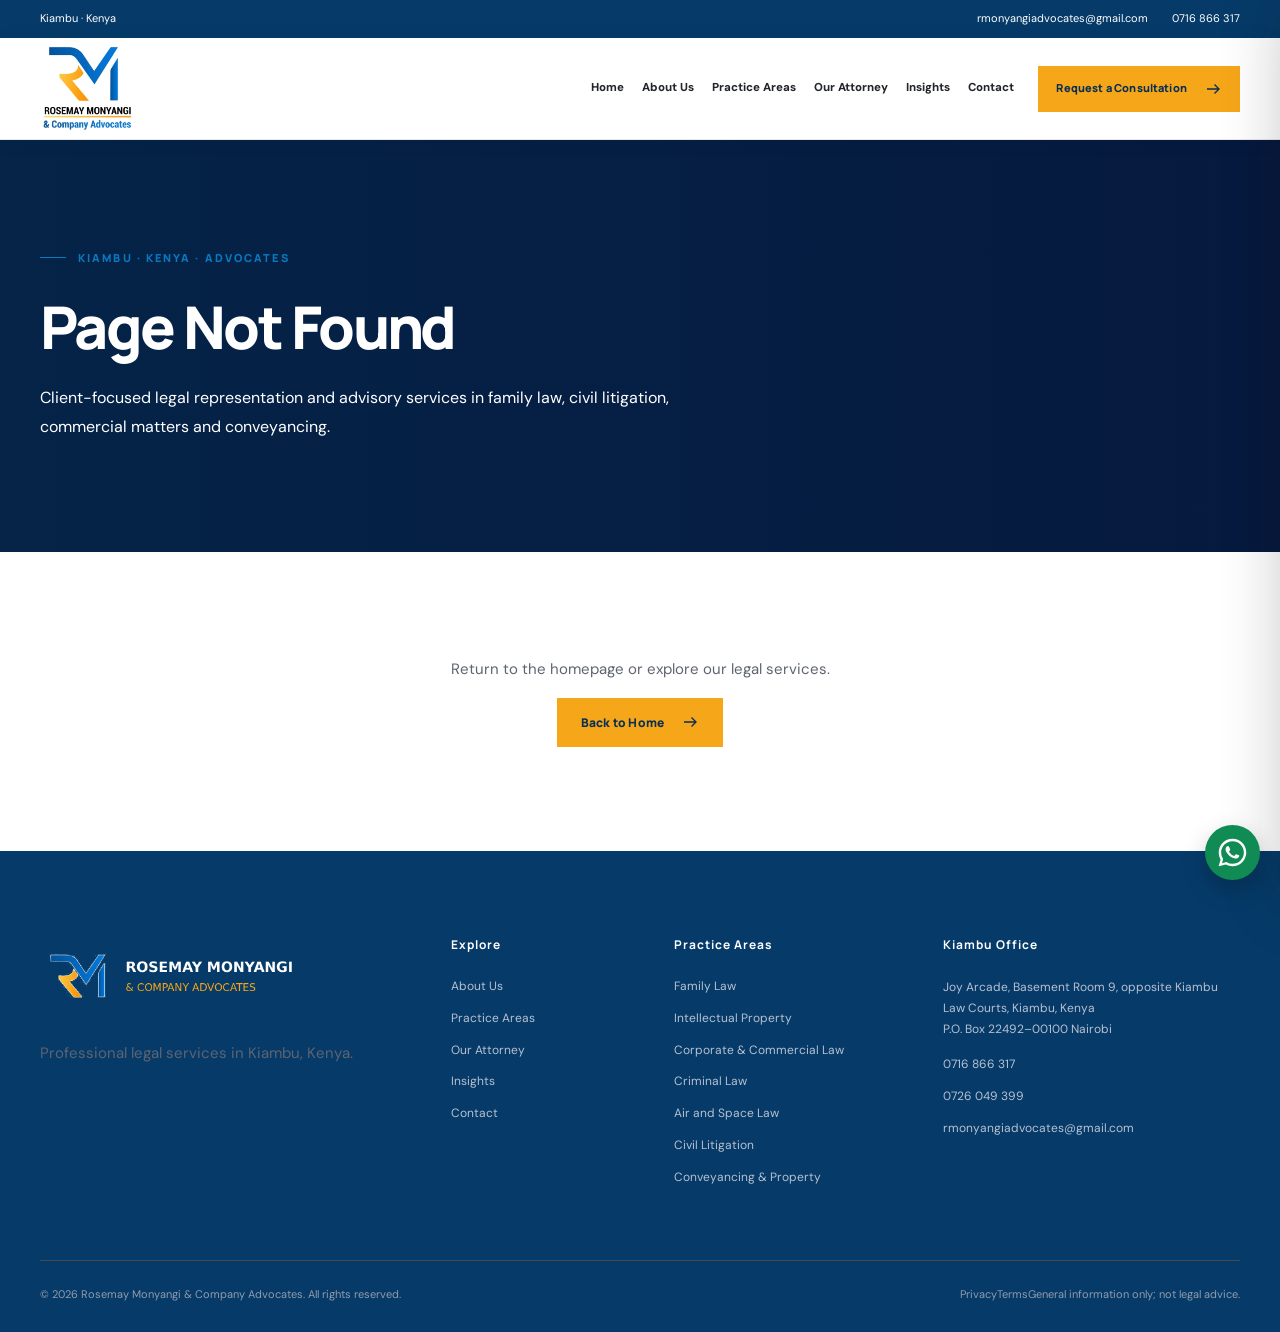
<file: 404/index.html>
<!DOCTYPE html>

<html lang="en-KE"><head><meta charset="utf-8"/><meta content="width=device-width,initial-scale=1" name="viewport"/><meta content="#064776" name="theme-color"/><title>Rosemay Monyangi &amp; Company Advocates | Page Not Found</title><meta content="Rosemay Monyangi &amp; Company Advocates provides legal services in Kiambu, Kenya, including family law, corporate law, litigation, intellectual property, conveyancing and criminal law." name="description"/><meta content="noindex,follow,max-image-preview:large" name="robots"/><link href="https://rosemay-monyangi-advocates.vercel.app/404/" rel="canonical"/><meta content="Rosemay Monyangi &amp; Company Advocates | Page Not Found" property="og:title"/><meta content="Rosemay Monyangi &amp; Company Advocates provides legal services in Kiambu, Kenya, including family law, corporate law, litigation, intellectual property, conveyancing and criminal law." property="og:description"/><meta content="website" property="og:type"/><meta content="https://rosemay-monyangi-advocates.vercel.app/404/" property="og:url"/><meta content="https://rosemay-monyangi-advocates.vercel.app/assets/rosemay-social-preview.jpg" property="og:image"/><meta content="summary_large_image" name="twitter:card"/><link href="/assets/favicon.png" rel="icon" type="image/png"/><link href="https://images.pexels.com" rel="preconnect"/><link href="https://fonts.googleapis.com" rel="preconnect"/><link crossorigin="" href="https://fonts.gstatic.com" rel="preconnect"/><link href="/assets/site.css" rel="stylesheet"/><script defer="" src="/assets/site.js"></script><script type="application/ld+json">{"@context": "https://schema.org", "@type": "LegalService", "name": "Rosemay Monyangi & Company Advocates", "url": "https://rosemay-monyangi-advocates.vercel.app", "telephone": "+254716866317", "email": "rmonyangiadvocates@gmail.com", "address": {"@type": "PostalAddress", "streetAddress": "Joy Arcade, Basement Room 9, opposite Kiambu Law Courts", "addressLocality": "Kiambu", "addressCountry": "KE"}, "areaServed": "Kenya"}</script><meta content="1200" property="og:image:width"/><meta content="630" property="og:image:height"/><meta content="Rosemay Monyangi &amp; Company Advocates logo and advocate portrait" property="og:image:alt"/><meta content="https://rosemay-monyangi-advocates.vercel.app/assets/rosemay-social-preview.jpg" name="twitter:image"/><meta content="Rosemay Monyangi &amp; Company Advocates | Page Not Found" name="twitter:title"/><meta content="Rosemay Monyangi &amp; Company Advocates provides legal services in Kiambu, Kenya, including family law, corporate law, litigation, intellectual property, conveyancing and criminal law." name="twitter:description"/></head><body><a class="skip-link" href="#main">Skip to content</a>
<div class="topbar"><div class="container topbar-inner"><span class="topbar-address">Kiambu · Kenya</span><div class="topbar-links"><a href="mailto:rmonyangiadvocates@gmail.com">rmonyangiadvocates@gmail.com</a><a href="tel:+254716866317">0716 866 317</a></div></div></div>
<header class="nav-shell"><div class="container nav-inner"><a aria-label="Rosemay Monyangi &amp; Company Advocates homepage" class="brand" href="/"><img alt="Rosemay Monyangi &amp; Company Advocates logo" height="76" src="/assets/rosemay-logo-transparent.png" width="100"/></a><nav aria-label="Main navigation" class="nav-links"><a class="nav-link" href="/">Home</a><a class="nav-link" href="/about/">About Us</a><a class="nav-link" href="/practice-areas/">Practice Areas</a><a class="nav-link" href="/our-attorney/">Our Attorney</a><a class="nav-link" href="/insights/">Insights</a><a class="nav-link" href="/contact/">Contact</a></nav><a class="btn btn-gold nav-cta" href="/contact/">Request a Consultation <svg aria-hidden="true" fill="none" height="18" stroke="currentColor" stroke-width="1.8" viewbox="0 0 24 24" width="18" xmlns="http://www.w3.org/2000/svg"><path d="M4 12h16m-6-6 6 6-6 6"></path></svg></a><button aria-controls="mobile-panel" aria-expanded="false" aria-label="Open navigation" class="menu-open" data-mobile-open="" type="button">☰</button></div></header>
<div class="mobile-backdrop" id="mobile-backdrop"></div><nav aria-hidden="true" aria-label="Mobile navigation" class="mobile-panel" id="mobile-panel" inert=""><div class="mobile-head"><img alt="Rosemay Monyangi &amp; Company Advocates logo" height="76" src="/assets/rosemay-logo-transparent.png" width="100"/><button aria-label="Close navigation" data-mobile-close="" type="button">×</button></div><div class="mobile-links"><a href="/">Home</a><a href="/about/">About Us</a><a href="/practice-areas/">Practice Areas</a><a href="/our-attorney/">Our Attorney</a><a href="/insights/">Insights</a><a href="/contact/">Contact</a></div><a class="btn btn-gold mobile-cta" href="/contact/">Contact the Firm <svg aria-hidden="true" fill="none" height="18" stroke="currentColor" stroke-width="1.8" viewbox="0 0 24 24" width="18" xmlns="http://www.w3.org/2000/svg"><path d="M4 12h16m-6-6 6 6-6 6"></path></svg></a></nav>
<main id="main"><section class="page-hero" style="--page-hero-image:url('https://images.pexels.com/photos/8112199/pexels-photo-8112199.jpeg?auto=compress&cs=tinysrgb&w=1800')"><div class="container"><span class="eyebrow eyebrow-light">KIAMBU · KENYA · ADVOCATES</span><h1>Page Not Found</h1><p>Client-focused legal representation and advisory services in family law, civil litigation, commercial matters and conveyancing.</p></div></section><section class="section"><div class="container"><div class="centered"><p>Return to the homepage or explore our legal services.</p><a class="btn btn-gold" href="/">Back to Home <svg aria-hidden="true" fill="none" height="18" stroke="currentColor" stroke-width="1.8" viewbox="0 0 24 24" width="18" xmlns="http://www.w3.org/2000/svg"><path d="M4 12h16m-6-6 6 6-6 6"></path></svg></a></div></div></section></main>
<footer class="site-footer"><div class="container"><div class="footer-grid"><div><a class="footer-logo" href="/"><img alt="Rosemay Monyangi &amp; Company Advocates logo" height="190" loading="lazy" src="/assets/rosemay-logo-footer.png" width="350"/></a><p>Professional legal services in Kiambu, Kenya.</p></div><div><h3>Explore</h3><div class="footer-links"><a href="/about/">About Us</a><a href="/practice-areas/">Practice Areas</a><a href="/our-attorney/">Our Attorney</a><a href="/insights/">Insights</a><a href="/contact/">Contact</a></div></div><div><h3>Practice Areas</h3><div class="footer-links"><a href="/practice-areas/#family-law">Family Law</a><a href="/practice-areas/#intellectual-property">Intellectual Property</a><a href="/practice-areas/#corporate-law">Corporate &amp; Commercial Law</a><a href="/practice-areas/#criminal-law">Criminal Law</a><a href="/practice-areas/#air-space-law">Air and Space Law</a><a href="/practice-areas/#litigation">Civil Litigation</a><a href="/practice-areas/#conveyancing">Conveyancing &amp; Property</a></div></div><div class="footer-location"><h3>Kiambu Office</h3><address>Joy Arcade, Basement Room 9, opposite Kiambu Law Courts, Kiambu, Kenya<br/>P.O. Box 22492–00100 Nairobi</address><div class="footer-links" style="margin-top:15px"><a href="tel:+254716866317">0716 866 317</a><a href="tel:+254726049399">0726 049 399</a><a href="mailto:rmonyangiadvocates@gmail.com">rmonyangiadvocates@gmail.com</a></div></div></div><div class="footer-bottom"><span>© 2026 Rosemay Monyangi &amp; Company Advocates. All rights reserved.</span><span class="footer-legal"><a href="/privacy/">Privacy</a><a href="/terms/">Terms</a><span>General information only; not legal advice.</span></span></div></div></footer>
<a aria-label="WhatsApp Rosemay Monyangi &amp; Company Advocates" class="floating-whatsapp" href="https://wa.me/254716866317?text=Hello%2C%20I%20would%20like%20to%20enquire%20about%20legal%20services." rel="noopener noreferrer" target="_blank" title="WhatsApp Rosemay Monyangi &amp; Company Advocates"><svg aria-hidden="true" viewbox="0 0 32 32" xmlns="http://www.w3.org/2000/svg"><path d="M16 .8C7.61.8.8 7.59.8 15.98c0 2.69.7 5.31 2.03 7.62L.7 31.3l7.91-2.08a15.15 15.15 0 0 0 7.37 1.88h.01c8.38 0 15.2-6.82 15.2-15.2 0-4.06-1.58-7.88-4.46-10.76A15.07 15.07 0 0 0 16 .8Zm0 27.73a12.54 12.54 0 0 1-6.39-1.75l-.46-.27-4.7 1.23 1.25-4.58-.3-.47a12.5 12.5 0 0 1-1.93-6.7C3.47 9.08 9.08 3.47 16 3.47a12.45 12.45 0 0 1 8.87 3.68 12.48 12.48 0 0 1 3.67 8.86c0 6.91-5.62 12.52-12.54 12.52Zm6.88-9.38c-.38-.19-2.23-1.1-2.58-1.23-.34-.13-.59-.19-.84.19s-.96 1.23-1.18 1.49-.44.29-.82.1a10.32 10.32 0 0 1-3.04-1.88 11.39 11.39 0 0 1-2.1-2.61c-.22-.38-.02-.58.16-.77.17-.17.38-.44.57-.66s.25-.38.38-.63.06-.47-.03-.66c-.1-.19-.85-2.04-1.16-2.8-.3-.74-.61-.64-.84-.65l-.71-.01c-.25 0-.66.1-1.01.47-.34.38-1.32 1.29-1.32 3.13s1.35 3.62 1.53 3.87a14.37 14.37 0 0 0 5.51 4.89c1.03.45 1.84.72 2.48.93 1.04.33 1.98.29 2.72.18.83-.13 2.23-.91 2.55-1.79.31-.88.31-1.64.22-1.8-.09-.16-.34-.25-.72-.44Z" fill="currentColor"></path></svg><span aria-hidden="true" class="whatsapp-tooltip">WhatsApp Us</span></a><button aria-label="Back to top" class="scroll-top" title="Back to top" type="button">↑</button></body></html>
</file>
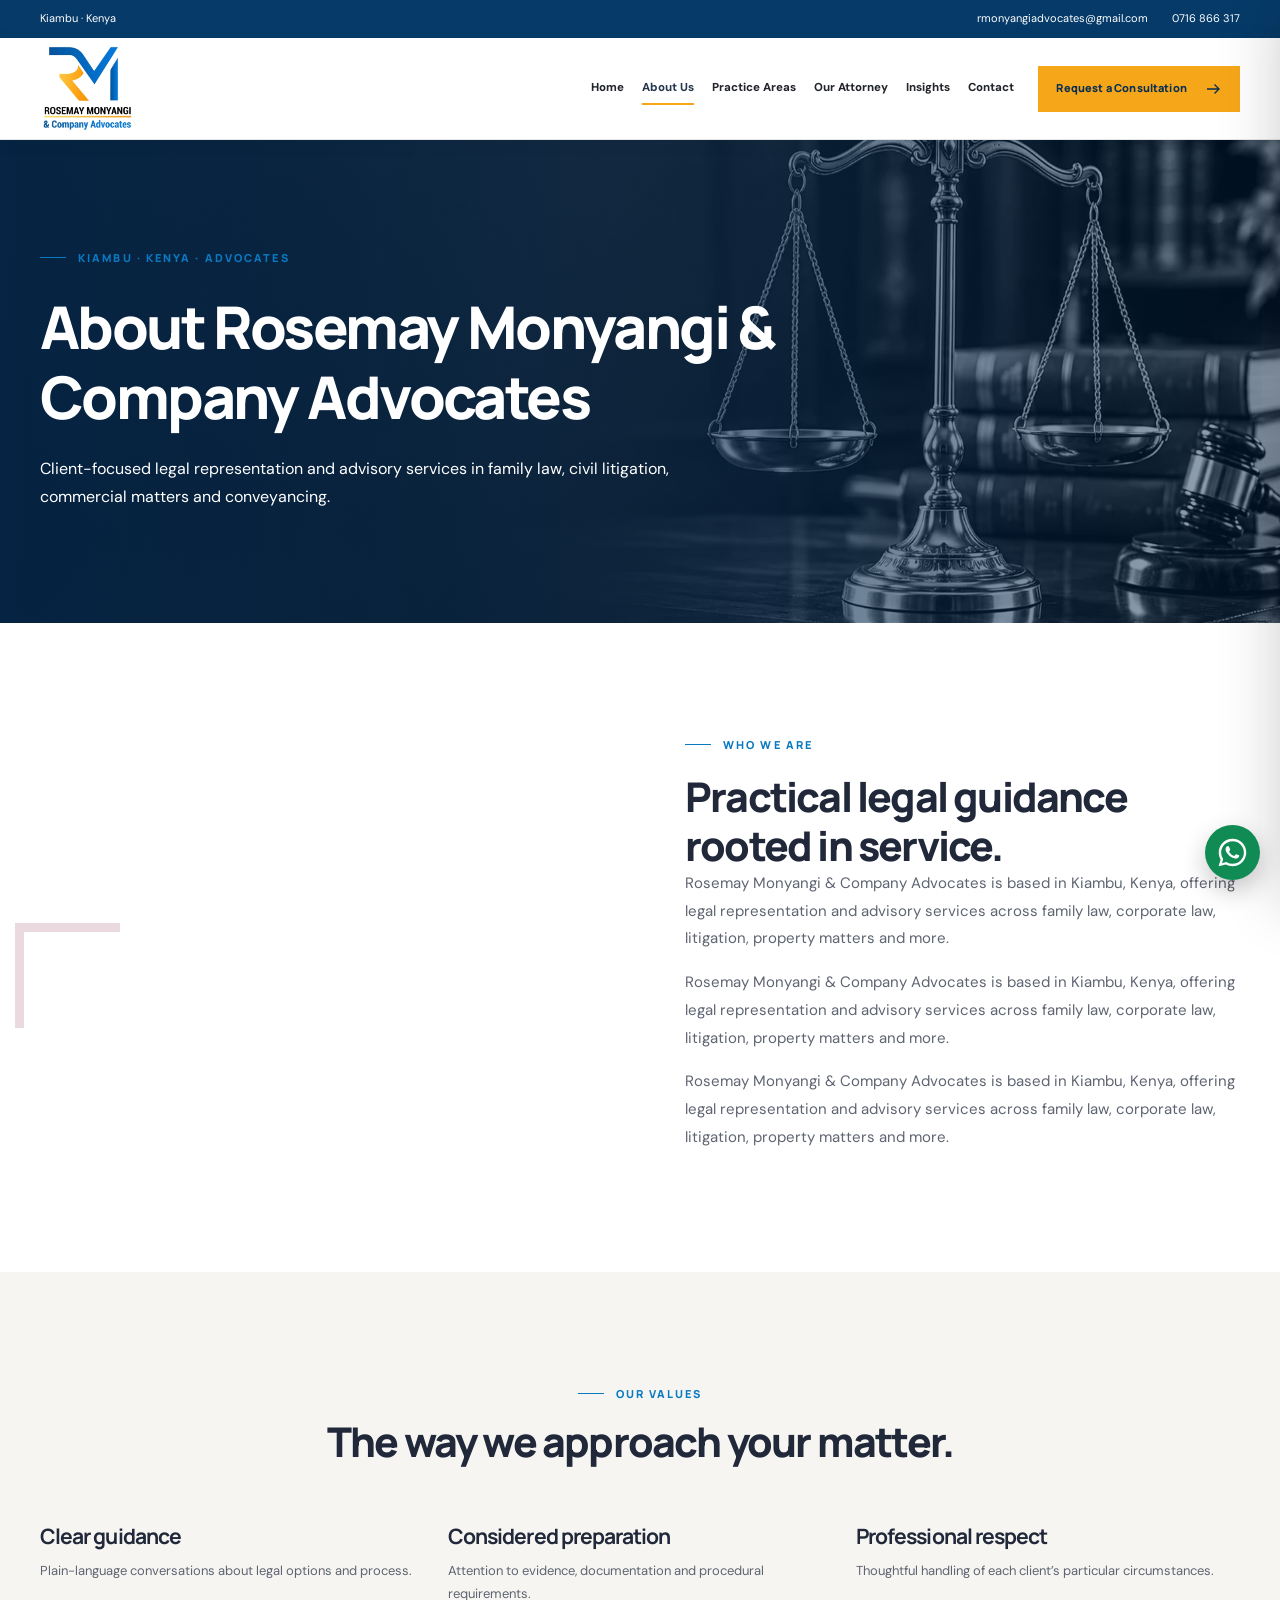
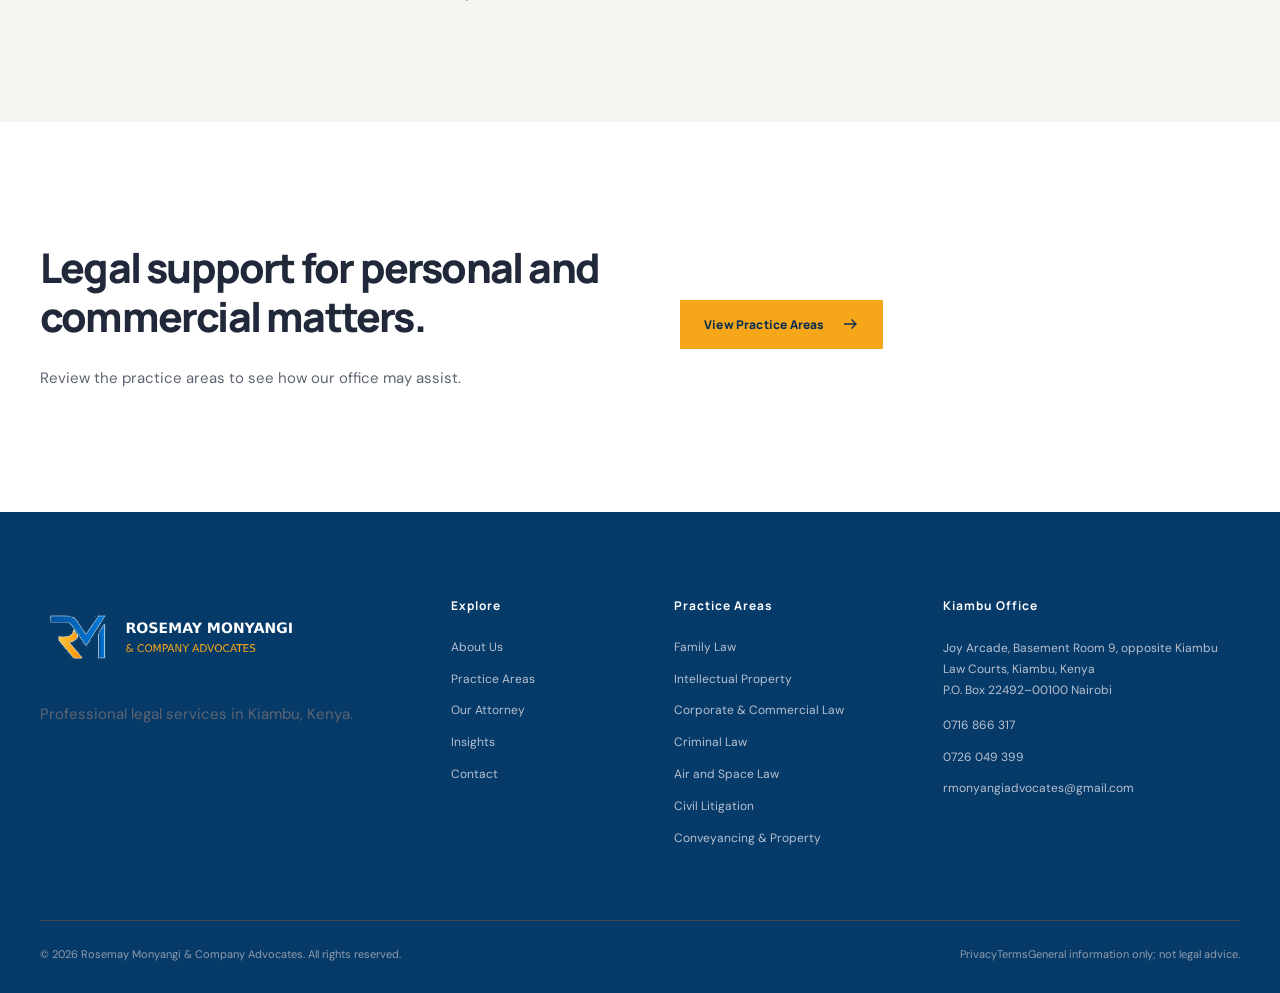
<file: about/index.html>
<!DOCTYPE html>

<html lang="en-KE"><head><meta charset="utf-8"/><meta content="width=device-width,initial-scale=1" name="viewport"/><meta content="#064776" name="theme-color"/><title>Rosemay Monyangi &amp; Company Advocates | About Us</title><meta content="Rosemay Monyangi &amp; Company Advocates provides legal services in Kiambu, Kenya, including family law, corporate law, litigation, intellectual property, conveyancing and criminal law." name="description"/><meta content="noindex,follow,max-image-preview:large" name="robots"/><link href="https://rosemay-monyangi-advocates.vercel.app/about/" rel="canonical"/><meta content="Rosemay Monyangi &amp; Company Advocates | About Us" property="og:title"/><meta content="Rosemay Monyangi &amp; Company Advocates provides legal services in Kiambu, Kenya, including family law, corporate law, litigation, intellectual property, conveyancing and criminal law." property="og:description"/><meta content="website" property="og:type"/><meta content="https://rosemay-monyangi-advocates.vercel.app/about/" property="og:url"/><meta content="https://rosemay-monyangi-advocates.vercel.app/assets/rosemay-social-preview.jpg" property="og:image"/><meta content="summary_large_image" name="twitter:card"/><link href="/assets/favicon.png" rel="icon" type="image/png"/><link href="https://images.pexels.com" rel="preconnect"/><link href="https://fonts.googleapis.com" rel="preconnect"/><link crossorigin="" href="https://fonts.gstatic.com" rel="preconnect"/><link href="/assets/site.css" rel="stylesheet"/><script defer="" src="/assets/site.js"></script><script type="application/ld+json">{"@context": "https://schema.org", "@type": "LegalService", "name": "Rosemay Monyangi & Company Advocates", "url": "https://rosemay-monyangi-advocates.vercel.app", "telephone": "+254716866317", "email": "rmonyangiadvocates@gmail.com", "address": {"@type": "PostalAddress", "streetAddress": "Joy Arcade, Basement Room 9, opposite Kiambu Law Courts", "addressLocality": "Kiambu", "addressCountry": "KE"}, "areaServed": "Kenya"}</script><meta content="1200" property="og:image:width"/><meta content="630" property="og:image:height"/><meta content="Rosemay Monyangi &amp; Company Advocates logo and advocate portrait" property="og:image:alt"/><meta content="https://rosemay-monyangi-advocates.vercel.app/assets/rosemay-social-preview.jpg" name="twitter:image"/><meta content="Rosemay Monyangi &amp; Company Advocates | About Us" name="twitter:title"/><meta content="Rosemay Monyangi &amp; Company Advocates provides legal services in Kiambu, Kenya, including family law, corporate law, litigation, intellectual property, conveyancing and criminal law." name="twitter:description"/></head><body><a class="skip-link" href="#main">Skip to content</a>
<div class="topbar"><div class="container topbar-inner"><span class="topbar-address">Kiambu · Kenya</span><div class="topbar-links"><a href="mailto:rmonyangiadvocates@gmail.com">rmonyangiadvocates@gmail.com</a><a href="tel:+254716866317">0716 866 317</a></div></div></div>
<header class="nav-shell"><div class="container nav-inner"><a aria-label="Rosemay Monyangi &amp; Company Advocates homepage" class="brand" href="/"><img alt="Rosemay Monyangi &amp; Company Advocates logo" height="76" src="/assets/rosemay-logo-transparent.png" width="100"/></a><nav aria-label="Main navigation" class="nav-links"><a class="nav-link" href="/">Home</a><a aria-current="page" class="nav-link active" href="/about/">About Us</a><a class="nav-link" href="/practice-areas/">Practice Areas</a><a class="nav-link" href="/our-attorney/">Our Attorney</a><a class="nav-link" href="/insights/">Insights</a><a class="nav-link" href="/contact/">Contact</a></nav><a class="btn btn-gold nav-cta" href="/contact/">Request a Consultation <svg aria-hidden="true" fill="none" height="18" stroke="currentColor" stroke-width="1.8" viewbox="0 0 24 24" width="18" xmlns="http://www.w3.org/2000/svg"><path d="M4 12h16m-6-6 6 6-6 6"></path></svg></a><button aria-controls="mobile-panel" aria-expanded="false" aria-label="Open navigation" class="menu-open" data-mobile-open="" type="button">☰</button></div></header>
<div class="mobile-backdrop" id="mobile-backdrop"></div><nav aria-hidden="true" aria-label="Mobile navigation" class="mobile-panel" id="mobile-panel" inert=""><div class="mobile-head"><img alt="Rosemay Monyangi &amp; Company Advocates logo" height="76" src="/assets/rosemay-logo-transparent.png" width="100"/><button aria-label="Close navigation" data-mobile-close="" type="button">×</button></div><div class="mobile-links"><a href="/">Home</a><a href="/about/">About Us</a><a href="/practice-areas/">Practice Areas</a><a href="/our-attorney/">Our Attorney</a><a href="/insights/">Insights</a><a href="/contact/">Contact</a></div><a class="btn btn-gold mobile-cta" href="/contact/">Contact the Firm <svg aria-hidden="true" fill="none" height="18" stroke="currentColor" stroke-width="1.8" viewbox="0 0 24 24" width="18" xmlns="http://www.w3.org/2000/svg"><path d="M4 12h16m-6-6 6 6-6 6"></path></svg></a></nav>
<main id="main"><section class="page-hero" style="--page-hero-image:url('/assets/hero-about-unique.webp')"><div class="container"><span class="eyebrow eyebrow-light">KIAMBU · KENYA · ADVOCATES</span><h1>About Rosemay Monyangi &amp; Company Advocates</h1><p>Client-focused legal representation and advisory services in family law, civil litigation, commercial matters and conveyancing.</p></div></section><section class="section"><div class="container"><div class="intro-grid"><div class="intro-picture"></div><div class="intro-copy"><span class="eyebrow">WHO WE ARE</span><h2>Practical legal guidance rooted in service.</h2><p>Rosemay Monyangi &amp; Company Advocates is based in Kiambu, Kenya, offering legal representation and advisory services across family law, corporate law, litigation, property matters and more.</p><p>Rosemay Monyangi &amp; Company Advocates is based in Kiambu, Kenya, offering legal representation and advisory services across family law, corporate law, litigation, property matters and more.</p><p>Rosemay Monyangi &amp; Company Advocates is based in Kiambu, Kenya, offering legal representation and advisory services across family law, corporate law, litigation, property matters and more.</p></div></div></div></section><section class="section cream"><div class="container"><div class="section-heading centered"><span class="eyebrow">OUR VALUES</span><h2>The way we approach your matter.</h2><p></p></div><div class="three-values"><div><h3>Clear guidance</h3><p>Plain-language conversations about legal options and process.</p></div><div><h3>Considered preparation</h3><p>Attention to evidence, documentation and procedural requirements.</p></div><div><h3>Professional respect</h3><p>Thoughtful handling of each client’s particular circumstances.</p></div></div></div></section><section class="section"><div class="container"><div class="two-column"><div><h2>Legal support for personal and commercial matters.</h2><p>Review the practice areas to see how our office may assist.</p></div><div><a class="btn btn-gold" href="/practice-areas/">View Practice Areas <svg aria-hidden="true" fill="none" height="18" stroke="currentColor" stroke-width="1.8" viewbox="0 0 24 24" width="18" xmlns="http://www.w3.org/2000/svg"><path d="M4 12h16m-6-6 6 6-6 6"></path></svg></a></div></div></div></section></main>
<footer class="site-footer"><div class="container"><div class="footer-grid"><div><a class="footer-logo" href="/"><img alt="Rosemay Monyangi &amp; Company Advocates logo" height="190" loading="lazy" src="/assets/rosemay-logo-footer.png" width="350"/></a><p>Professional legal services in Kiambu, Kenya.</p></div><div><h3>Explore</h3><div class="footer-links"><a href="/about/">About Us</a><a href="/practice-areas/">Practice Areas</a><a href="/our-attorney/">Our Attorney</a><a href="/insights/">Insights</a><a href="/contact/">Contact</a></div></div><div><h3>Practice Areas</h3><div class="footer-links"><a href="/practice-areas/#family-law">Family Law</a><a href="/practice-areas/#intellectual-property">Intellectual Property</a><a href="/practice-areas/#corporate-law">Corporate &amp; Commercial Law</a><a href="/practice-areas/#criminal-law">Criminal Law</a><a href="/practice-areas/#air-space-law">Air and Space Law</a><a href="/practice-areas/#litigation">Civil Litigation</a><a href="/practice-areas/#conveyancing">Conveyancing &amp; Property</a></div></div><div class="footer-location"><h3>Kiambu Office</h3><address>Joy Arcade, Basement Room 9, opposite Kiambu Law Courts, Kiambu, Kenya<br/>P.O. Box 22492–00100 Nairobi</address><div class="footer-links" style="margin-top:15px"><a href="tel:+254716866317">0716 866 317</a><a href="tel:+254726049399">0726 049 399</a><a href="mailto:rmonyangiadvocates@gmail.com">rmonyangiadvocates@gmail.com</a></div></div></div><div class="footer-bottom"><span>© 2026 Rosemay Monyangi &amp; Company Advocates. All rights reserved.</span><span class="footer-legal"><a href="/privacy/">Privacy</a><a href="/terms/">Terms</a><span>General information only; not legal advice.</span></span></div></div></footer>
<a aria-label="WhatsApp Rosemay Monyangi &amp; Company Advocates" class="floating-whatsapp" href="https://wa.me/254716866317?text=Hello%2C%20I%20would%20like%20to%20enquire%20about%20legal%20services." rel="noopener noreferrer" target="_blank" title="WhatsApp Rosemay Monyangi &amp; Company Advocates"><svg aria-hidden="true" viewbox="0 0 32 32" xmlns="http://www.w3.org/2000/svg"><path d="M16 .8C7.61.8.8 7.59.8 15.98c0 2.69.7 5.31 2.03 7.62L.7 31.3l7.91-2.08a15.15 15.15 0 0 0 7.37 1.88h.01c8.38 0 15.2-6.82 15.2-15.2 0-4.06-1.58-7.88-4.46-10.76A15.07 15.07 0 0 0 16 .8Zm0 27.73a12.54 12.54 0 0 1-6.39-1.75l-.46-.27-4.7 1.23 1.25-4.58-.3-.47a12.5 12.5 0 0 1-1.93-6.7C3.47 9.08 9.08 3.47 16 3.47a12.45 12.45 0 0 1 8.87 3.68 12.48 12.48 0 0 1 3.67 8.86c0 6.91-5.62 12.52-12.54 12.52Zm6.88-9.38c-.38-.19-2.23-1.1-2.58-1.23-.34-.13-.59-.19-.84.19s-.96 1.23-1.18 1.49-.44.29-.82.1a10.32 10.32 0 0 1-3.04-1.88 11.39 11.39 0 0 1-2.1-2.61c-.22-.38-.02-.58.16-.77.17-.17.38-.44.57-.66s.25-.38.38-.63.06-.47-.03-.66c-.1-.19-.85-2.04-1.16-2.8-.3-.74-.61-.64-.84-.65l-.71-.01c-.25 0-.66.1-1.01.47-.34.38-1.32 1.29-1.32 3.13s1.35 3.62 1.53 3.87a14.37 14.37 0 0 0 5.51 4.89c1.03.45 1.84.72 2.48.93 1.04.33 1.98.29 2.72.18.83-.13 2.23-.91 2.55-1.79.31-.88.31-1.64.22-1.8-.09-.16-.34-.25-.72-.44Z" fill="currentColor"></path></svg><span aria-hidden="true" class="whatsapp-tooltip">WhatsApp Us</span></a><button aria-label="Back to top" class="scroll-top" title="Back to top" type="button">↑</button></body></html>
</file>
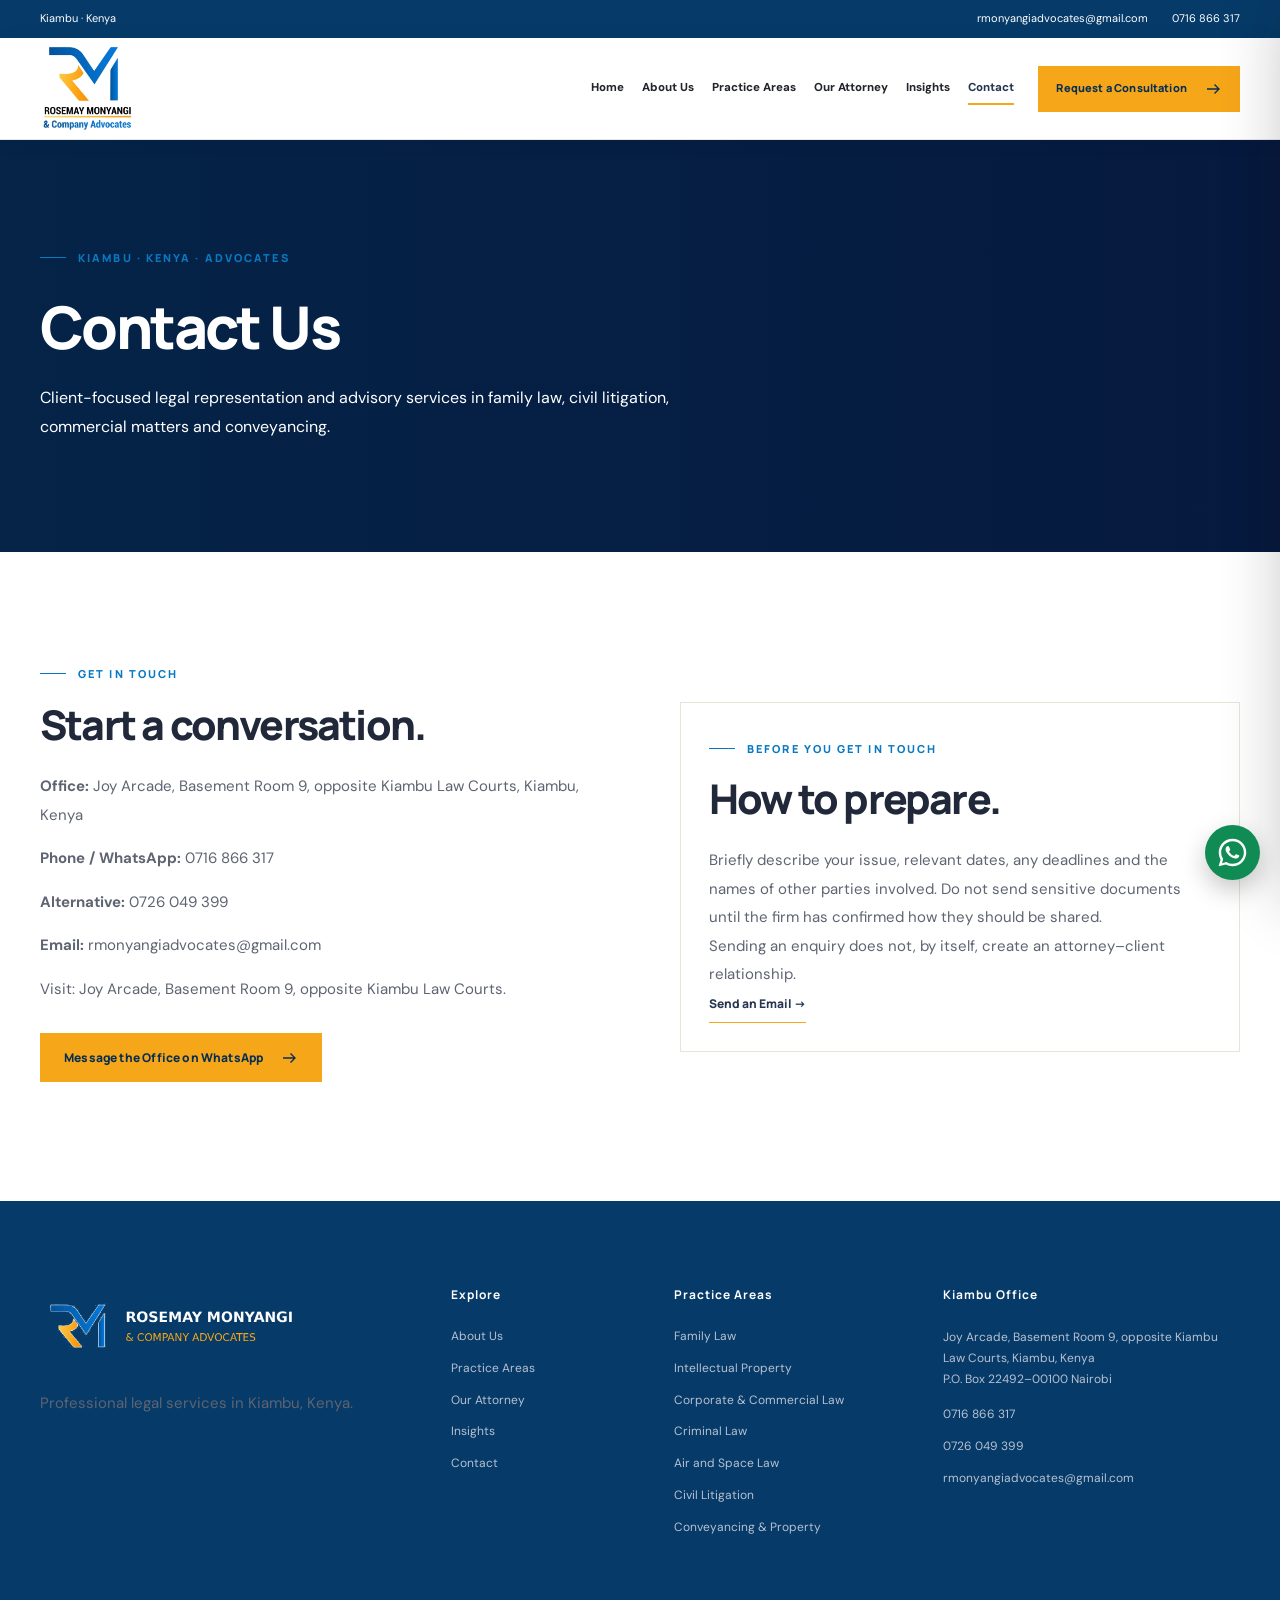
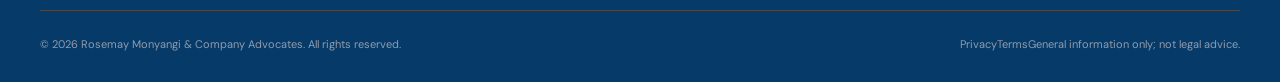
<file: contact/index.html>
<!DOCTYPE html>

<html lang="en-KE"><head><meta charset="utf-8"/><meta content="width=device-width,initial-scale=1" name="viewport"/><meta content="#064776" name="theme-color"/><title>Rosemay Monyangi &amp; Company Advocates | Contact Us</title><meta content="Rosemay Monyangi &amp; Company Advocates provides legal services in Kiambu, Kenya, including family law, corporate law, litigation, intellectual property, conveyancing and criminal law." name="description"/><meta content="noindex,follow,max-image-preview:large" name="robots"/><link href="https://rosemay-monyangi-advocates.vercel.app/contact/" rel="canonical"/><meta content="Rosemay Monyangi &amp; Company Advocates | Contact Us" property="og:title"/><meta content="Rosemay Monyangi &amp; Company Advocates provides legal services in Kiambu, Kenya, including family law, corporate law, litigation, intellectual property, conveyancing and criminal law." property="og:description"/><meta content="website" property="og:type"/><meta content="https://rosemay-monyangi-advocates.vercel.app/contact/" property="og:url"/><meta content="https://rosemay-monyangi-advocates.vercel.app/assets/rosemay-social-preview.jpg" property="og:image"/><meta content="summary_large_image" name="twitter:card"/><link href="/assets/favicon.png" rel="icon" type="image/png"/><link href="https://images.pexels.com" rel="preconnect"/><link href="https://fonts.googleapis.com" rel="preconnect"/><link crossorigin="" href="https://fonts.gstatic.com" rel="preconnect"/><link href="/assets/site.css" rel="stylesheet"/><script defer="" src="/assets/site.js"></script><script type="application/ld+json">{"@context": "https://schema.org", "@type": "LegalService", "name": "Rosemay Monyangi & Company Advocates", "url": "https://rosemay-monyangi-advocates.vercel.app", "telephone": "+254716866317", "email": "rmonyangiadvocates@gmail.com", "address": {"@type": "PostalAddress", "streetAddress": "Joy Arcade, Basement Room 9, opposite Kiambu Law Courts", "addressLocality": "Kiambu", "addressCountry": "KE"}, "areaServed": "Kenya"}</script><meta content="1200" property="og:image:width"/><meta content="630" property="og:image:height"/><meta content="Rosemay Monyangi &amp; Company Advocates logo and advocate portrait" property="og:image:alt"/><meta content="https://rosemay-monyangi-advocates.vercel.app/assets/rosemay-social-preview.jpg" name="twitter:image"/><meta content="Rosemay Monyangi &amp; Company Advocates | Contact Us" name="twitter:title"/><meta content="Rosemay Monyangi &amp; Company Advocates provides legal services in Kiambu, Kenya, including family law, corporate law, litigation, intellectual property, conveyancing and criminal law." name="twitter:description"/></head><body><a class="skip-link" href="#main">Skip to content</a>
<div class="topbar"><div class="container topbar-inner"><span class="topbar-address">Kiambu · Kenya</span><div class="topbar-links"><a href="mailto:rmonyangiadvocates@gmail.com">rmonyangiadvocates@gmail.com</a><a href="tel:+254716866317">0716 866 317</a></div></div></div>
<header class="nav-shell"><div class="container nav-inner"><a aria-label="Rosemay Monyangi &amp; Company Advocates homepage" class="brand" href="/"><img alt="Rosemay Monyangi &amp; Company Advocates logo" height="76" src="/assets/rosemay-logo-transparent.png" width="100"/></a><nav aria-label="Main navigation" class="nav-links"><a class="nav-link" href="/">Home</a><a class="nav-link" href="/about/">About Us</a><a class="nav-link" href="/practice-areas/">Practice Areas</a><a class="nav-link" href="/our-attorney/">Our Attorney</a><a class="nav-link" href="/insights/">Insights</a><a aria-current="page" class="nav-link active" href="/contact/">Contact</a></nav><a class="btn btn-gold nav-cta" href="/contact/">Request a Consultation <svg aria-hidden="true" fill="none" height="18" stroke="currentColor" stroke-width="1.8" viewbox="0 0 24 24" width="18" xmlns="http://www.w3.org/2000/svg"><path d="M4 12h16m-6-6 6 6-6 6"></path></svg></a><button aria-controls="mobile-panel" aria-expanded="false" aria-label="Open navigation" class="menu-open" data-mobile-open="" type="button">☰</button></div></header>
<div class="mobile-backdrop" id="mobile-backdrop"></div><nav aria-hidden="true" aria-label="Mobile navigation" class="mobile-panel" id="mobile-panel" inert=""><div class="mobile-head"><img alt="Rosemay Monyangi &amp; Company Advocates logo" height="76" src="/assets/rosemay-logo-transparent.png" width="100"/><button aria-label="Close navigation" data-mobile-close="" type="button">×</button></div><div class="mobile-links"><a href="/">Home</a><a href="/about/">About Us</a><a href="/practice-areas/">Practice Areas</a><a href="/our-attorney/">Our Attorney</a><a href="/insights/">Insights</a><a href="/contact/">Contact</a></div><a class="btn btn-gold mobile-cta" href="/contact/">Contact the Firm <svg aria-hidden="true" fill="none" height="18" stroke="currentColor" stroke-width="1.8" viewbox="0 0 24 24" width="18" xmlns="http://www.w3.org/2000/svg"><path d="M4 12h16m-6-6 6 6-6 6"></path></svg></a></nav>
<main id="main"><section class="page-hero" style="--page-hero-image:url('https://images.pexels.com/photos/6077326/pexels-photo-6077326.jpeg?auto=compress&cs=tinysrgb&w=1800')"><div class="container"><span class="eyebrow eyebrow-light">KIAMBU · KENYA · ADVOCATES</span><h1>Contact Us</h1><p>Client-focused legal representation and advisory services in family law, civil litigation, commercial matters and conveyancing.</p></div></section><section class="section"><div class="container"><div class="two-column"><div><span class="eyebrow">GET IN TOUCH</span><h2>Start a conversation.</h2><p><strong>Office:</strong> Joy Arcade, Basement Room 9, opposite Kiambu Law Courts, Kiambu, Kenya</p><p><strong>Phone / WhatsApp:</strong> <a href="tel:+254716866317">0716 866 317</a></p><p><strong>Alternative:</strong> <a href="tel:+254726049399">0726 049 399</a></p><p><strong>Email:</strong> <a href="mailto:rmonyangiadvocates@gmail.com">rmonyangiadvocates@gmail.com</a></p><p>Visit: Joy Arcade, Basement Room 9, opposite Kiambu Law Courts.</p><p><a class="btn btn-gold" href="https://wa.me/254716866317?text=Hello%2C%20I%20would%20like%20to%20enquire%20about%20legal%20services.">Message the Office on WhatsApp <svg aria-hidden="true" fill="none" height="18" stroke="currentColor" stroke-width="1.8" viewbox="0 0 24 24" width="18" xmlns="http://www.w3.org/2000/svg"><path d="M4 12h16m-6-6 6 6-6 6"></path></svg></a></p></div><div class="service-item"><span class="eyebrow">BEFORE YOU GET IN TOUCH</span><h2>How to prepare.</h2><p>Briefly describe your issue, relevant dates, any deadlines and the names of other parties involved. Do not send sensitive documents until the firm has confirmed how they should be shared.</p><p>Sending an enquiry does not, by itself, create an attorney–client relationship.</p><p><a class="text-link" href="mailto:rmonyangiadvocates@gmail.com">Send an Email →</a></p></div></div></div></section></main>
<footer class="site-footer"><div class="container"><div class="footer-grid"><div><a class="footer-logo" href="/"><img alt="Rosemay Monyangi &amp; Company Advocates logo" height="190" loading="lazy" src="/assets/rosemay-logo-footer.png" width="350"/></a><p>Professional legal services in Kiambu, Kenya.</p></div><div><h3>Explore</h3><div class="footer-links"><a href="/about/">About Us</a><a href="/practice-areas/">Practice Areas</a><a href="/our-attorney/">Our Attorney</a><a href="/insights/">Insights</a><a href="/contact/">Contact</a></div></div><div><h3>Practice Areas</h3><div class="footer-links"><a href="/practice-areas/#family-law">Family Law</a><a href="/practice-areas/#intellectual-property">Intellectual Property</a><a href="/practice-areas/#corporate-law">Corporate &amp; Commercial Law</a><a href="/practice-areas/#criminal-law">Criminal Law</a><a href="/practice-areas/#air-space-law">Air and Space Law</a><a href="/practice-areas/#litigation">Civil Litigation</a><a href="/practice-areas/#conveyancing">Conveyancing &amp; Property</a></div></div><div class="footer-location"><h3>Kiambu Office</h3><address>Joy Arcade, Basement Room 9, opposite Kiambu Law Courts, Kiambu, Kenya<br/>P.O. Box 22492–00100 Nairobi</address><div class="footer-links" style="margin-top:15px"><a href="tel:+254716866317">0716 866 317</a><a href="tel:+254726049399">0726 049 399</a><a href="mailto:rmonyangiadvocates@gmail.com">rmonyangiadvocates@gmail.com</a></div></div></div><div class="footer-bottom"><span>© 2026 Rosemay Monyangi &amp; Company Advocates. All rights reserved.</span><span class="footer-legal"><a href="/privacy/">Privacy</a><a href="/terms/">Terms</a><span>General information only; not legal advice.</span></span></div></div></footer>
<a aria-label="WhatsApp Rosemay Monyangi &amp; Company Advocates" class="floating-whatsapp" href="https://wa.me/254716866317?text=Hello%2C%20I%20would%20like%20to%20enquire%20about%20legal%20services." rel="noopener noreferrer" target="_blank" title="WhatsApp Rosemay Monyangi &amp; Company Advocates"><svg aria-hidden="true" viewbox="0 0 32 32" xmlns="http://www.w3.org/2000/svg"><path d="M16 .8C7.61.8.8 7.59.8 15.98c0 2.69.7 5.31 2.03 7.62L.7 31.3l7.91-2.08a15.15 15.15 0 0 0 7.37 1.88h.01c8.38 0 15.2-6.82 15.2-15.2 0-4.06-1.58-7.88-4.46-10.76A15.07 15.07 0 0 0 16 .8Zm0 27.73a12.54 12.54 0 0 1-6.39-1.75l-.46-.27-4.7 1.23 1.25-4.58-.3-.47a12.5 12.5 0 0 1-1.93-6.7C3.47 9.08 9.08 3.47 16 3.47a12.45 12.45 0 0 1 8.87 3.68 12.48 12.48 0 0 1 3.67 8.86c0 6.91-5.62 12.52-12.54 12.52Zm6.88-9.38c-.38-.19-2.23-1.1-2.58-1.23-.34-.13-.59-.19-.84.19s-.96 1.23-1.18 1.49-.44.29-.82.1a10.32 10.32 0 0 1-3.04-1.88 11.39 11.39 0 0 1-2.1-2.61c-.22-.38-.02-.58.16-.77.17-.17.38-.44.57-.66s.25-.38.38-.63.06-.47-.03-.66c-.1-.19-.85-2.04-1.16-2.8-.3-.74-.61-.64-.84-.65l-.71-.01c-.25 0-.66.1-1.01.47-.34.38-1.32 1.29-1.32 3.13s1.35 3.62 1.53 3.87a14.37 14.37 0 0 0 5.51 4.89c1.03.45 1.84.72 2.48.93 1.04.33 1.98.29 2.72.18.83-.13 2.23-.91 2.55-1.79.31-.88.31-1.64.22-1.8-.09-.16-.34-.25-.72-.44Z" fill="currentColor"></path></svg><span aria-hidden="true" class="whatsapp-tooltip">WhatsApp Us</span></a><button aria-label="Back to top" class="scroll-top" title="Back to top" type="button">↑</button></body></html>
</file>
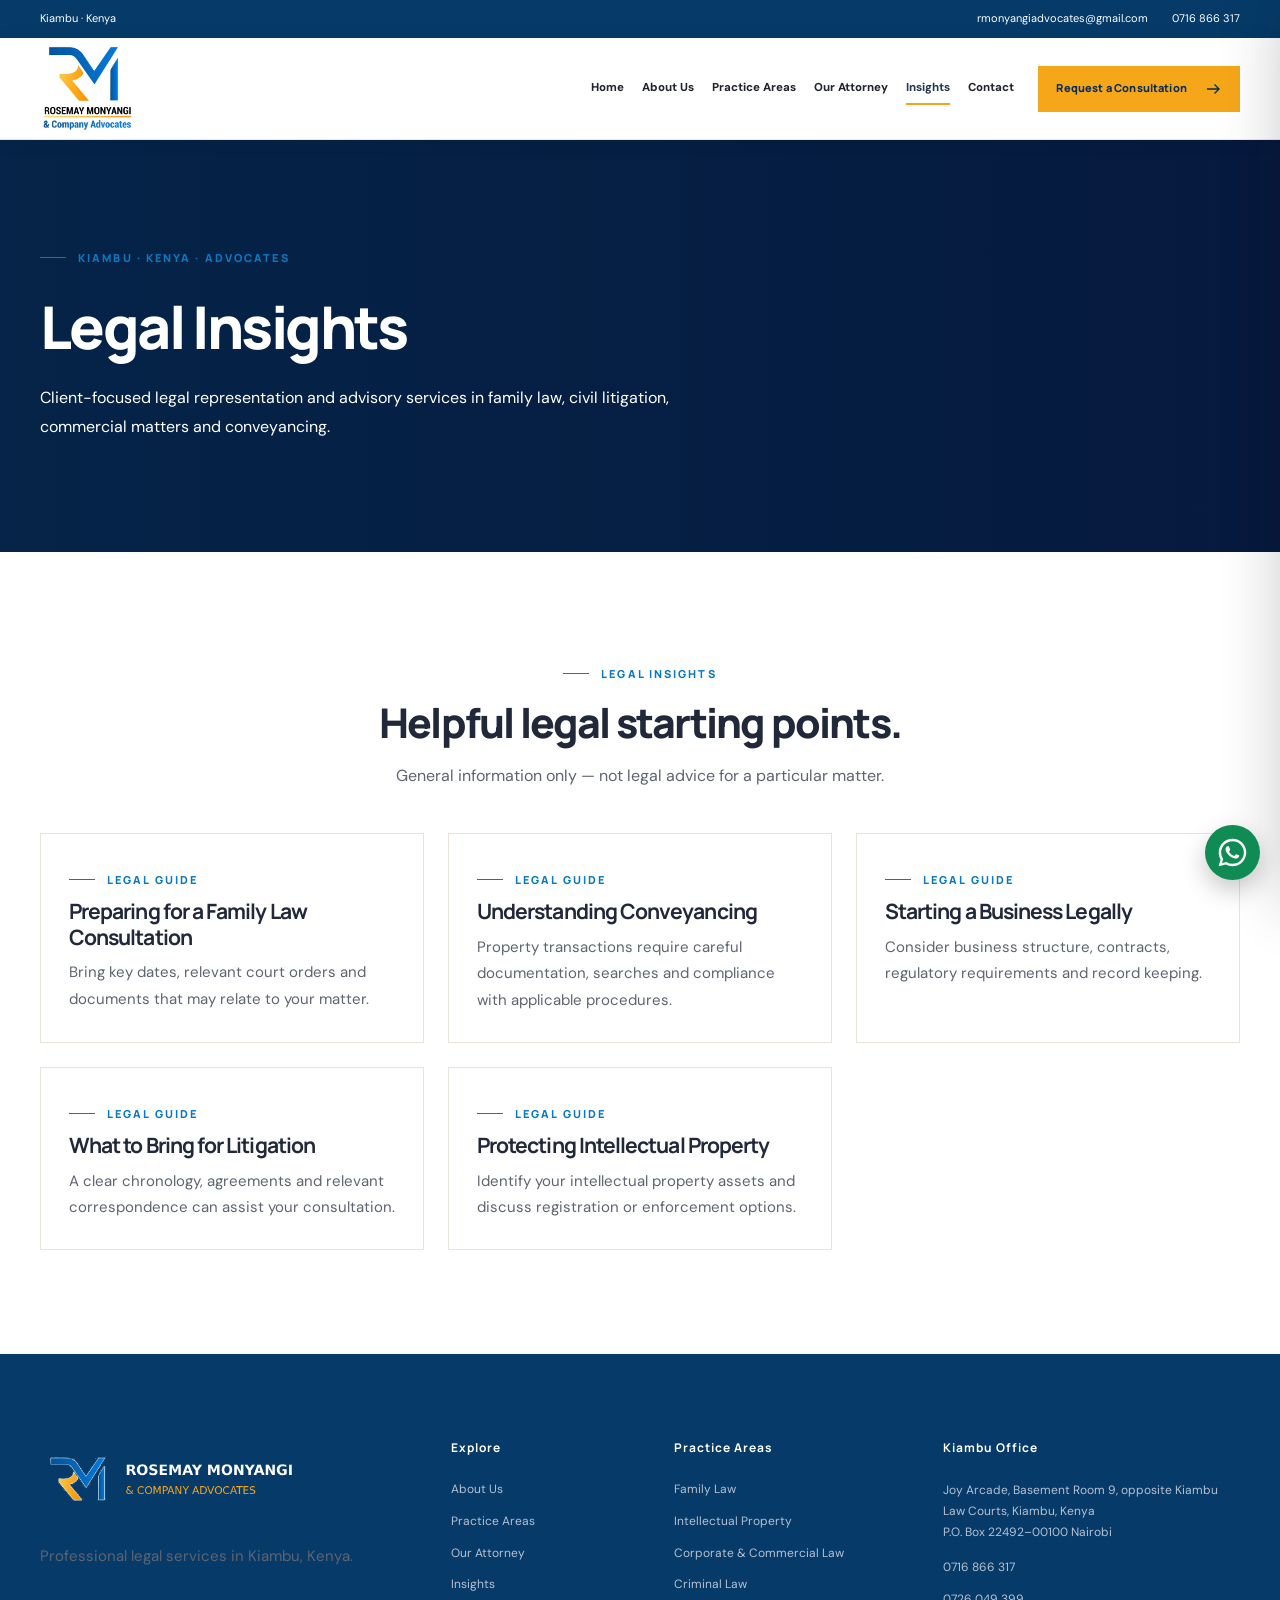
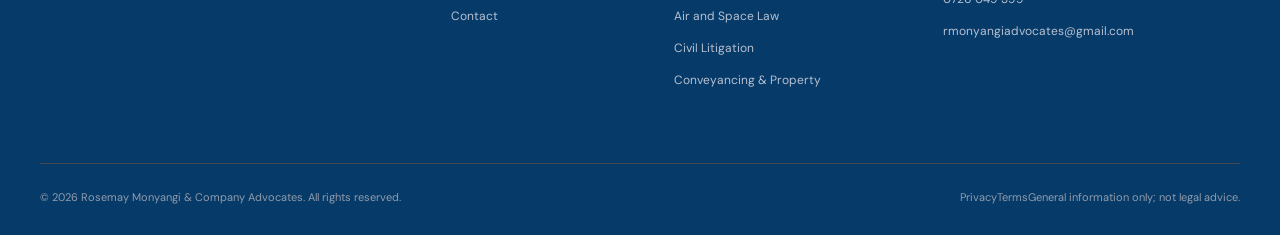
<file: insights/index.html>
<!DOCTYPE html>

<html lang="en-KE"><head><meta charset="utf-8"/><meta content="width=device-width,initial-scale=1" name="viewport"/><meta content="#064776" name="theme-color"/><title>Rosemay Monyangi &amp; Company Advocates | Legal Insights</title><meta content="Rosemay Monyangi &amp; Company Advocates provides legal services in Kiambu, Kenya, including family law, corporate law, litigation, intellectual property, conveyancing and criminal law." name="description"/><meta content="noindex,follow,max-image-preview:large" name="robots"/><link href="https://rosemay-monyangi-advocates.vercel.app/insights/" rel="canonical"/><meta content="Rosemay Monyangi &amp; Company Advocates | Legal Insights" property="og:title"/><meta content="Rosemay Monyangi &amp; Company Advocates provides legal services in Kiambu, Kenya, including family law, corporate law, litigation, intellectual property, conveyancing and criminal law." property="og:description"/><meta content="website" property="og:type"/><meta content="https://rosemay-monyangi-advocates.vercel.app/insights/" property="og:url"/><meta content="https://rosemay-monyangi-advocates.vercel.app/assets/rosemay-social-preview.jpg" property="og:image"/><meta content="summary_large_image" name="twitter:card"/><link href="/assets/favicon.png" rel="icon" type="image/png"/><link href="https://images.pexels.com" rel="preconnect"/><link href="https://fonts.googleapis.com" rel="preconnect"/><link crossorigin="" href="https://fonts.gstatic.com" rel="preconnect"/><link href="/assets/site.css" rel="stylesheet"/><script defer="" src="/assets/site.js"></script><script type="application/ld+json">{"@context": "https://schema.org", "@type": "LegalService", "name": "Rosemay Monyangi & Company Advocates", "url": "https://rosemay-monyangi-advocates.vercel.app", "telephone": "+254716866317", "email": "rmonyangiadvocates@gmail.com", "address": {"@type": "PostalAddress", "streetAddress": "Joy Arcade, Basement Room 9, opposite Kiambu Law Courts", "addressLocality": "Kiambu", "addressCountry": "KE"}, "areaServed": "Kenya"}</script><meta content="1200" property="og:image:width"/><meta content="630" property="og:image:height"/><meta content="Rosemay Monyangi &amp; Company Advocates logo and advocate portrait" property="og:image:alt"/><meta content="https://rosemay-monyangi-advocates.vercel.app/assets/rosemay-social-preview.jpg" name="twitter:image"/><meta content="Rosemay Monyangi &amp; Company Advocates | Legal Insights" name="twitter:title"/><meta content="Rosemay Monyangi &amp; Company Advocates provides legal services in Kiambu, Kenya, including family law, corporate law, litigation, intellectual property, conveyancing and criminal law." name="twitter:description"/></head><body><a class="skip-link" href="#main">Skip to content</a>
<div class="topbar"><div class="container topbar-inner"><span class="topbar-address">Kiambu · Kenya</span><div class="topbar-links"><a href="mailto:rmonyangiadvocates@gmail.com">rmonyangiadvocates@gmail.com</a><a href="tel:+254716866317">0716 866 317</a></div></div></div>
<header class="nav-shell"><div class="container nav-inner"><a aria-label="Rosemay Monyangi &amp; Company Advocates homepage" class="brand" href="/"><img alt="Rosemay Monyangi &amp; Company Advocates logo" height="76" src="/assets/rosemay-logo-transparent.png" width="100"/></a><nav aria-label="Main navigation" class="nav-links"><a class="nav-link" href="/">Home</a><a class="nav-link" href="/about/">About Us</a><a class="nav-link" href="/practice-areas/">Practice Areas</a><a class="nav-link" href="/our-attorney/">Our Attorney</a><a aria-current="page" class="nav-link active" href="/insights/">Insights</a><a class="nav-link" href="/contact/">Contact</a></nav><a class="btn btn-gold nav-cta" href="/contact/">Request a Consultation <svg aria-hidden="true" fill="none" height="18" stroke="currentColor" stroke-width="1.8" viewbox="0 0 24 24" width="18" xmlns="http://www.w3.org/2000/svg"><path d="M4 12h16m-6-6 6 6-6 6"></path></svg></a><button aria-controls="mobile-panel" aria-expanded="false" aria-label="Open navigation" class="menu-open" data-mobile-open="" type="button">☰</button></div></header>
<div class="mobile-backdrop" id="mobile-backdrop"></div><nav aria-hidden="true" aria-label="Mobile navigation" class="mobile-panel" id="mobile-panel" inert=""><div class="mobile-head"><img alt="Rosemay Monyangi &amp; Company Advocates logo" height="76" src="/assets/rosemay-logo-transparent.png" width="100"/><button aria-label="Close navigation" data-mobile-close="" type="button">×</button></div><div class="mobile-links"><a href="/">Home</a><a href="/about/">About Us</a><a href="/practice-areas/">Practice Areas</a><a href="/our-attorney/">Our Attorney</a><a href="/insights/">Insights</a><a href="/contact/">Contact</a></div><a class="btn btn-gold mobile-cta" href="/contact/">Contact the Firm <svg aria-hidden="true" fill="none" height="18" stroke="currentColor" stroke-width="1.8" viewbox="0 0 24 24" width="18" xmlns="http://www.w3.org/2000/svg"><path d="M4 12h16m-6-6 6 6-6 6"></path></svg></a></nav>
<main id="main"><section class="page-hero" style="--page-hero-image:url('https://images.pexels.com/photos/7876050/pexels-photo-7876050.jpeg?auto=compress&cs=tinysrgb&w=1800')"><div class="container"><span class="eyebrow eyebrow-light">KIAMBU · KENYA · ADVOCATES</span><h1>Legal Insights</h1><p>Client-focused legal representation and advisory services in family law, civil litigation, commercial matters and conveyancing.</p></div></section><section class="section"><div class="container"><div class="section-heading centered"><span class="eyebrow">LEGAL INSIGHTS</span><h2>Helpful legal starting points.</h2><p>General information only — not legal advice for a particular matter.</p></div><div class="practice-overview"><article class="service-item"><span class="eyebrow">LEGAL GUIDE</span><h3>Preparing for a Family Law Consultation</h3><p>Bring key dates, relevant court orders and documents that may relate to your matter.</p></article><article class="service-item"><span class="eyebrow">LEGAL GUIDE</span><h3>Understanding Conveyancing</h3><p>Property transactions require careful documentation, searches and compliance with applicable procedures.</p></article><article class="service-item"><span class="eyebrow">LEGAL GUIDE</span><h3>Starting a Business Legally</h3><p>Consider business structure, contracts, regulatory requirements and record keeping.</p></article><article class="service-item"><span class="eyebrow">LEGAL GUIDE</span><h3>What to Bring for Litigation</h3><p>A clear chronology, agreements and relevant correspondence can assist your consultation.</p></article><article class="service-item"><span class="eyebrow">LEGAL GUIDE</span><h3>Protecting Intellectual Property</h3><p>Identify your intellectual property assets and discuss registration or enforcement options.</p></article></div></div></section></main>
<footer class="site-footer"><div class="container"><div class="footer-grid"><div><a class="footer-logo" href="/"><img alt="Rosemay Monyangi &amp; Company Advocates logo" height="190" loading="lazy" src="/assets/rosemay-logo-footer.png" width="350"/></a><p>Professional legal services in Kiambu, Kenya.</p></div><div><h3>Explore</h3><div class="footer-links"><a href="/about/">About Us</a><a href="/practice-areas/">Practice Areas</a><a href="/our-attorney/">Our Attorney</a><a href="/insights/">Insights</a><a href="/contact/">Contact</a></div></div><div><h3>Practice Areas</h3><div class="footer-links"><a href="/practice-areas/#family-law">Family Law</a><a href="/practice-areas/#intellectual-property">Intellectual Property</a><a href="/practice-areas/#corporate-law">Corporate &amp; Commercial Law</a><a href="/practice-areas/#criminal-law">Criminal Law</a><a href="/practice-areas/#air-space-law">Air and Space Law</a><a href="/practice-areas/#litigation">Civil Litigation</a><a href="/practice-areas/#conveyancing">Conveyancing &amp; Property</a></div></div><div class="footer-location"><h3>Kiambu Office</h3><address>Joy Arcade, Basement Room 9, opposite Kiambu Law Courts, Kiambu, Kenya<br/>P.O. Box 22492–00100 Nairobi</address><div class="footer-links" style="margin-top:15px"><a href="tel:+254716866317">0716 866 317</a><a href="tel:+254726049399">0726 049 399</a><a href="mailto:rmonyangiadvocates@gmail.com">rmonyangiadvocates@gmail.com</a></div></div></div><div class="footer-bottom"><span>© 2026 Rosemay Monyangi &amp; Company Advocates. All rights reserved.</span><span class="footer-legal"><a href="/privacy/">Privacy</a><a href="/terms/">Terms</a><span>General information only; not legal advice.</span></span></div></div></footer>
<a aria-label="WhatsApp Rosemay Monyangi &amp; Company Advocates" class="floating-whatsapp" href="https://wa.me/254716866317?text=Hello%2C%20I%20would%20like%20to%20enquire%20about%20legal%20services." rel="noopener noreferrer" target="_blank" title="WhatsApp Rosemay Monyangi &amp; Company Advocates"><svg aria-hidden="true" viewbox="0 0 32 32" xmlns="http://www.w3.org/2000/svg"><path d="M16 .8C7.61.8.8 7.59.8 15.98c0 2.69.7 5.31 2.03 7.62L.7 31.3l7.91-2.08a15.15 15.15 0 0 0 7.37 1.88h.01c8.38 0 15.2-6.82 15.2-15.2 0-4.06-1.58-7.88-4.46-10.76A15.07 15.07 0 0 0 16 .8Zm0 27.73a12.54 12.54 0 0 1-6.39-1.75l-.46-.27-4.7 1.23 1.25-4.58-.3-.47a12.5 12.5 0 0 1-1.93-6.7C3.47 9.08 9.08 3.47 16 3.47a12.45 12.45 0 0 1 8.87 3.68 12.48 12.48 0 0 1 3.67 8.86c0 6.91-5.62 12.52-12.54 12.52Zm6.88-9.38c-.38-.19-2.23-1.1-2.58-1.23-.34-.13-.59-.19-.84.19s-.96 1.23-1.18 1.49-.44.29-.82.1a10.32 10.32 0 0 1-3.04-1.88 11.39 11.39 0 0 1-2.1-2.61c-.22-.38-.02-.58.16-.77.17-.17.38-.44.57-.66s.25-.38.38-.63.06-.47-.03-.66c-.1-.19-.85-2.04-1.16-2.8-.3-.74-.61-.64-.84-.65l-.71-.01c-.25 0-.66.1-1.01.47-.34.38-1.32 1.29-1.32 3.13s1.35 3.62 1.53 3.87a14.37 14.37 0 0 0 5.51 4.89c1.03.45 1.84.72 2.48.93 1.04.33 1.98.29 2.72.18.83-.13 2.23-.91 2.55-1.79.31-.88.31-1.64.22-1.8-.09-.16-.34-.25-.72-.44Z" fill="currentColor"></path></svg><span aria-hidden="true" class="whatsapp-tooltip">WhatsApp Us</span></a><button aria-label="Back to top" class="scroll-top" title="Back to top" type="button">↑</button></body></html>
</file>
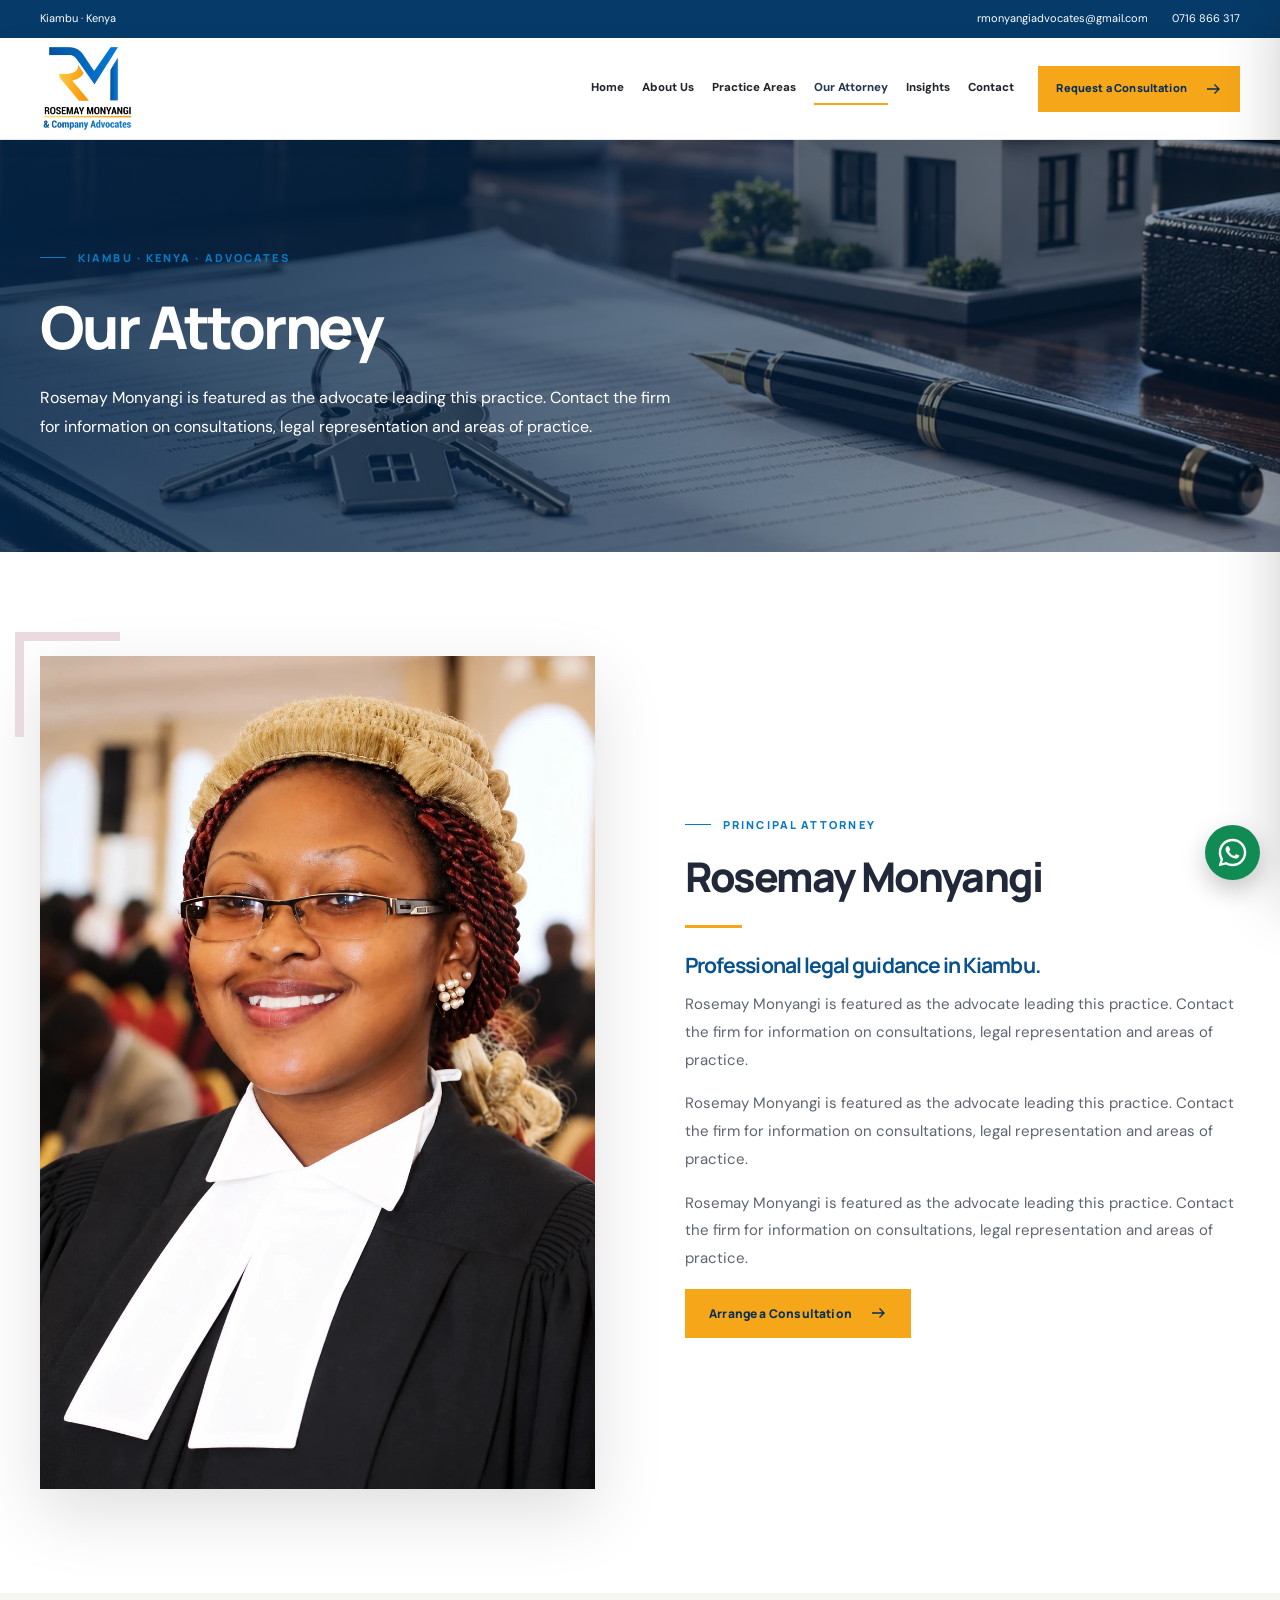
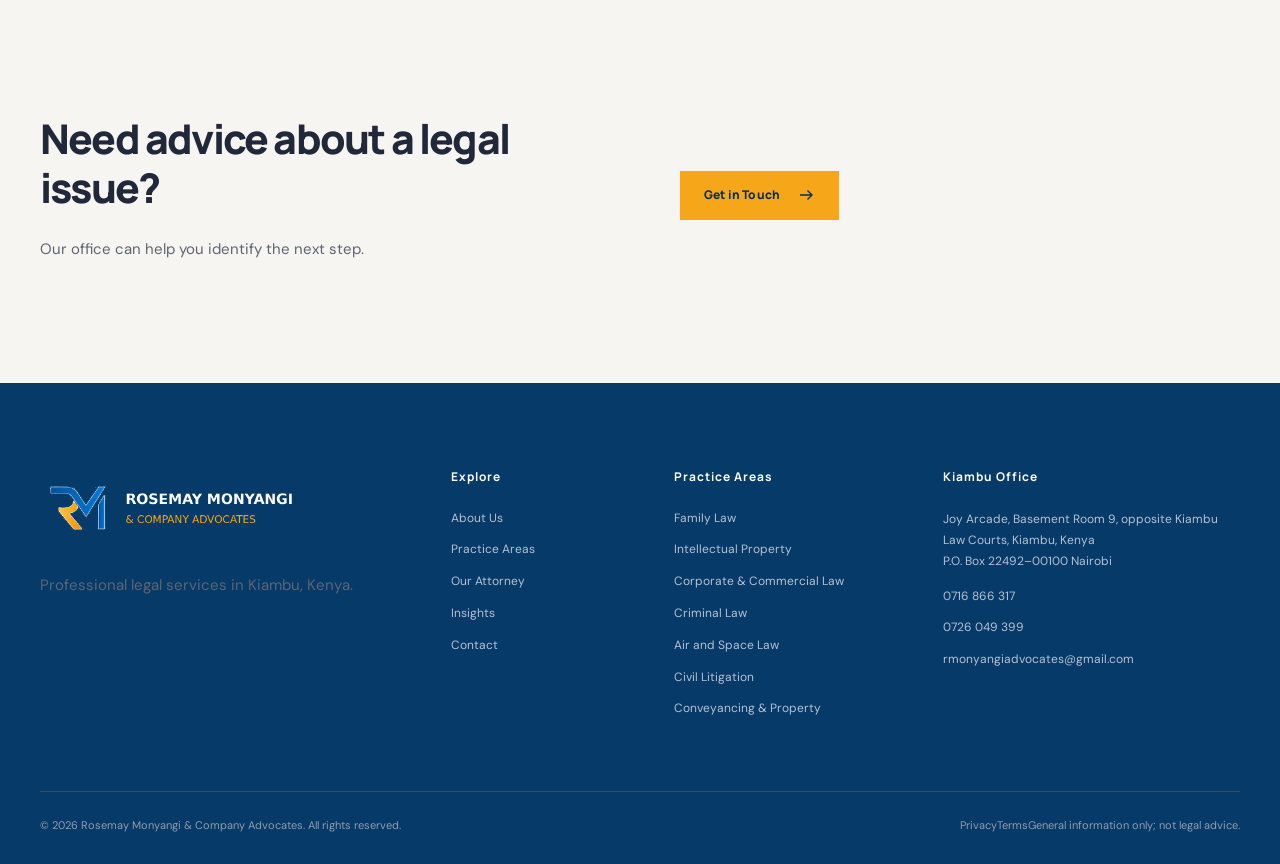
<file: our-attorney/index.html>
<!DOCTYPE html>

<html lang="en-KE"><head><meta charset="utf-8"/><meta content="width=device-width,initial-scale=1" name="viewport"/><meta content="#064776" name="theme-color"/><title>Rosemay Monyangi &amp; Company Advocates | Our Attorney</title><meta content="Rosemay Monyangi &amp; Company Advocates provides legal services in Kiambu, Kenya, including family law, corporate law, litigation, intellectual property, conveyancing and criminal law." name="description"/><meta content="noindex,follow,max-image-preview:large" name="robots"/><link href="https://rosemay-monyangi-advocates.vercel.app/our-attorney/" rel="canonical"/><meta content="Rosemay Monyangi &amp; Company Advocates | Our Attorney" property="og:title"/><meta content="Rosemay Monyangi &amp; Company Advocates provides legal services in Kiambu, Kenya, including family law, corporate law, litigation, intellectual property, conveyancing and criminal law." property="og:description"/><meta content="website" property="og:type"/><meta content="https://rosemay-monyangi-advocates.vercel.app/our-attorney/" property="og:url"/><meta content="https://rosemay-monyangi-advocates.vercel.app/assets/rosemay-social-preview.jpg" property="og:image"/><meta content="summary_large_image" name="twitter:card"/><link href="/assets/favicon.png" rel="icon" type="image/png"/><link href="https://images.pexels.com" rel="preconnect"/><link href="https://fonts.googleapis.com" rel="preconnect"/><link crossorigin="" href="https://fonts.gstatic.com" rel="preconnect"/><link href="/assets/site.css" rel="stylesheet"/><script defer="" src="/assets/site.js"></script><script type="application/ld+json">{"@context": "https://schema.org", "@type": "LegalService", "name": "Rosemay Monyangi & Company Advocates", "url": "https://rosemay-monyangi-advocates.vercel.app", "telephone": "+254716866317", "email": "rmonyangiadvocates@gmail.com", "address": {"@type": "PostalAddress", "streetAddress": "Joy Arcade, Basement Room 9, opposite Kiambu Law Courts", "addressLocality": "Kiambu", "addressCountry": "KE"}, "areaServed": "Kenya"}</script><meta content="1200" property="og:image:width"/><meta content="630" property="og:image:height"/><meta content="Rosemay Monyangi &amp; Company Advocates logo and advocate portrait" property="og:image:alt"/><meta content="https://rosemay-monyangi-advocates.vercel.app/assets/rosemay-social-preview.jpg" name="twitter:image"/><meta content="Rosemay Monyangi &amp; Company Advocates | Our Attorney" name="twitter:title"/><meta content="Rosemay Monyangi &amp; Company Advocates provides legal services in Kiambu, Kenya, including family law, corporate law, litigation, intellectual property, conveyancing and criminal law." name="twitter:description"/></head><body><a class="skip-link" href="#main">Skip to content</a>
<div class="topbar"><div class="container topbar-inner"><span class="topbar-address">Kiambu · Kenya</span><div class="topbar-links"><a href="mailto:rmonyangiadvocates@gmail.com">rmonyangiadvocates@gmail.com</a><a href="tel:+254716866317">0716 866 317</a></div></div></div>
<header class="nav-shell"><div class="container nav-inner"><a aria-label="Rosemay Monyangi &amp; Company Advocates homepage" class="brand" href="/"><img alt="Rosemay Monyangi &amp; Company Advocates logo" height="76" src="/assets/rosemay-logo-transparent.png" width="100"/></a><nav aria-label="Main navigation" class="nav-links"><a class="nav-link" href="/">Home</a><a class="nav-link" href="/about/">About Us</a><a class="nav-link" href="/practice-areas/">Practice Areas</a><a aria-current="page" class="nav-link active" href="/our-attorney/">Our Attorney</a><a class="nav-link" href="/insights/">Insights</a><a class="nav-link" href="/contact/">Contact</a></nav><a class="btn btn-gold nav-cta" href="/contact/">Request a Consultation <svg aria-hidden="true" fill="none" height="18" stroke="currentColor" stroke-width="1.8" viewbox="0 0 24 24" width="18" xmlns="http://www.w3.org/2000/svg"><path d="M4 12h16m-6-6 6 6-6 6"></path></svg></a><button aria-controls="mobile-panel" aria-expanded="false" aria-label="Open navigation" class="menu-open" data-mobile-open="" type="button">☰</button></div></header>
<div class="mobile-backdrop" id="mobile-backdrop"></div><nav aria-hidden="true" aria-label="Mobile navigation" class="mobile-panel" id="mobile-panel" inert=""><div class="mobile-head"><img alt="Rosemay Monyangi &amp; Company Advocates logo" height="76" src="/assets/rosemay-logo-transparent.png" width="100"/><button aria-label="Close navigation" data-mobile-close="" type="button">×</button></div><div class="mobile-links"><a href="/">Home</a><a href="/about/">About Us</a><a href="/practice-areas/">Practice Areas</a><a href="/our-attorney/">Our Attorney</a><a href="/insights/">Insights</a><a href="/contact/">Contact</a></div><a class="btn btn-gold mobile-cta" href="/contact/">Contact the Firm <svg aria-hidden="true" fill="none" height="18" stroke="currentColor" stroke-width="1.8" viewbox="0 0 24 24" width="18" xmlns="http://www.w3.org/2000/svg"><path d="M4 12h16m-6-6 6 6-6 6"></path></svg></a></nav>
<main id="main"><section class="page-hero" style="--page-hero-image:url('/assets/hero-our-attorney-unique.webp')"><div class="container"><span class="eyebrow eyebrow-light">KIAMBU · KENYA · ADVOCATES</span><h1>Our Attorney</h1><p>Rosemay Monyangi is featured as the advocate leading this practice. Contact the firm for information on consultations, legal representation and areas of practice.</p></div></section><section class="section"><div class="container"><div class="intro-grid"><div class="intro-picture"><img alt="Portrait of advocate Rosemay Monyangi" loading="lazy" src="/assets/rosemay-portrait-2.webp" style="width:100%;height:auto;max-height:none;object-fit:contain;object-position:top center;"/></div><div class="intro-copy"><span class="eyebrow">PRINCIPAL ATTORNEY</span><h2>Rosemay Monyangi</h2><div class="accent-line"></div><h3>Professional legal guidance in Kiambu.</h3><p>Rosemay Monyangi is featured as the advocate leading this practice. Contact the firm for information on consultations, legal representation and areas of practice.</p><p>Rosemay Monyangi is featured as the advocate leading this practice. Contact the firm for information on consultations, legal representation and areas of practice.</p><p>Rosemay Monyangi is featured as the advocate leading this practice. Contact the firm for information on consultations, legal representation and areas of practice.</p><a class="btn btn-gold" href="/contact/">Arrange a Consultation <svg aria-hidden="true" fill="none" height="18" stroke="currentColor" stroke-width="1.8" viewbox="0 0 24 24" width="18" xmlns="http://www.w3.org/2000/svg"><path d="M4 12h16m-6-6 6 6-6 6"></path></svg></a></div></div></div></section><section class="section cream"><div class="container"><div class="two-column"><div><h2>Need advice about a legal issue?</h2><p>Our office can help you identify the next step.</p></div><div><a class="btn btn-gold" href="/contact/">Get in Touch <svg aria-hidden="true" fill="none" height="18" stroke="currentColor" stroke-width="1.8" viewbox="0 0 24 24" width="18" xmlns="http://www.w3.org/2000/svg"><path d="M4 12h16m-6-6 6 6-6 6"></path></svg></a></div></div></div></section></main>
<footer class="site-footer"><div class="container"><div class="footer-grid"><div><a class="footer-logo" href="/"><img alt="Rosemay Monyangi &amp; Company Advocates logo" height="190" loading="lazy" src="/assets/rosemay-logo-footer.png" width="350"/></a><p>Professional legal services in Kiambu, Kenya.</p></div><div><h3>Explore</h3><div class="footer-links"><a href="/about/">About Us</a><a href="/practice-areas/">Practice Areas</a><a href="/our-attorney/">Our Attorney</a><a href="/insights/">Insights</a><a href="/contact/">Contact</a></div></div><div><h3>Practice Areas</h3><div class="footer-links"><a href="/practice-areas/#family-law">Family Law</a><a href="/practice-areas/#intellectual-property">Intellectual Property</a><a href="/practice-areas/#corporate-law">Corporate &amp; Commercial Law</a><a href="/practice-areas/#criminal-law">Criminal Law</a><a href="/practice-areas/#air-space-law">Air and Space Law</a><a href="/practice-areas/#litigation">Civil Litigation</a><a href="/practice-areas/#conveyancing">Conveyancing &amp; Property</a></div></div><div class="footer-location"><h3>Kiambu Office</h3><address>Joy Arcade, Basement Room 9, opposite Kiambu Law Courts, Kiambu, Kenya<br/>P.O. Box 22492–00100 Nairobi</address><div class="footer-links" style="margin-top:15px"><a href="tel:+254716866317">0716 866 317</a><a href="tel:+254726049399">0726 049 399</a><a href="mailto:rmonyangiadvocates@gmail.com">rmonyangiadvocates@gmail.com</a></div></div></div><div class="footer-bottom"><span>© 2026 Rosemay Monyangi &amp; Company Advocates. All rights reserved.</span><span class="footer-legal"><a href="/privacy/">Privacy</a><a href="/terms/">Terms</a><span>General information only; not legal advice.</span></span></div></div></footer>
<a aria-label="WhatsApp Rosemay Monyangi &amp; Company Advocates" class="floating-whatsapp" href="https://wa.me/254716866317?text=Hello%2C%20I%20would%20like%20to%20enquire%20about%20legal%20services." rel="noopener noreferrer" target="_blank" title="WhatsApp Rosemay Monyangi &amp; Company Advocates"><svg aria-hidden="true" viewbox="0 0 32 32" xmlns="http://www.w3.org/2000/svg"><path d="M16 .8C7.61.8.8 7.59.8 15.98c0 2.69.7 5.31 2.03 7.62L.7 31.3l7.91-2.08a15.15 15.15 0 0 0 7.37 1.88h.01c8.38 0 15.2-6.82 15.2-15.2 0-4.06-1.58-7.88-4.46-10.76A15.07 15.07 0 0 0 16 .8Zm0 27.73a12.54 12.54 0 0 1-6.39-1.75l-.46-.27-4.7 1.23 1.25-4.58-.3-.47a12.5 12.5 0 0 1-1.93-6.7C3.47 9.08 9.08 3.47 16 3.47a12.45 12.45 0 0 1 8.87 3.68 12.48 12.48 0 0 1 3.67 8.86c0 6.91-5.62 12.52-12.54 12.52Zm6.88-9.38c-.38-.19-2.23-1.1-2.58-1.23-.34-.13-.59-.19-.84.19s-.96 1.23-1.18 1.49-.44.29-.82.1a10.32 10.32 0 0 1-3.04-1.88 11.39 11.39 0 0 1-2.1-2.61c-.22-.38-.02-.58.16-.77.17-.17.38-.44.57-.66s.25-.38.38-.63.06-.47-.03-.66c-.1-.19-.85-2.04-1.16-2.8-.3-.74-.61-.64-.84-.65l-.71-.01c-.25 0-.66.1-1.01.47-.34.38-1.32 1.29-1.32 3.13s1.35 3.62 1.53 3.87a14.37 14.37 0 0 0 5.51 4.89c1.03.45 1.84.72 2.48.93 1.04.33 1.98.29 2.72.18.83-.13 2.23-.91 2.55-1.79.31-.88.31-1.64.22-1.8-.09-.16-.34-.25-.72-.44Z" fill="currentColor"></path></svg><span aria-hidden="true" class="whatsapp-tooltip">WhatsApp Us</span></a><button aria-label="Back to top" class="scroll-top" title="Back to top" type="button">↑</button></body></html>
</file>
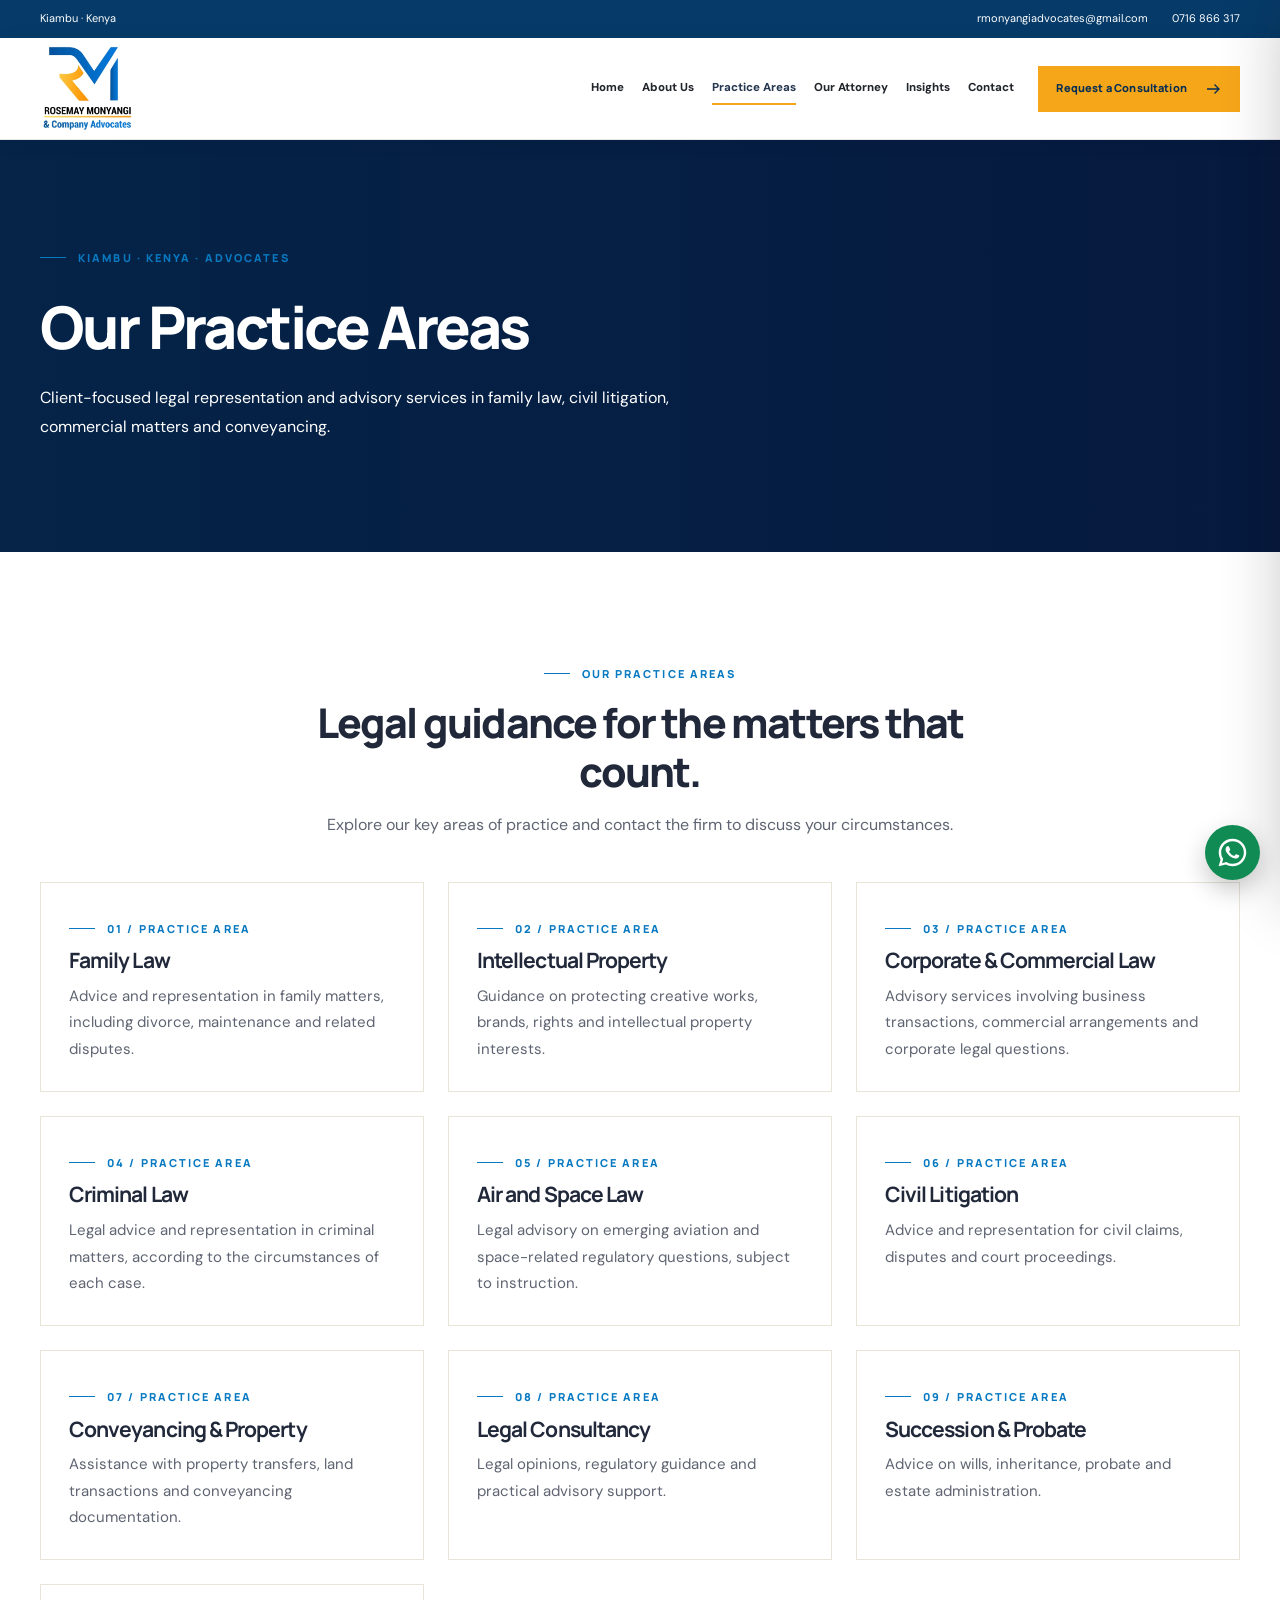
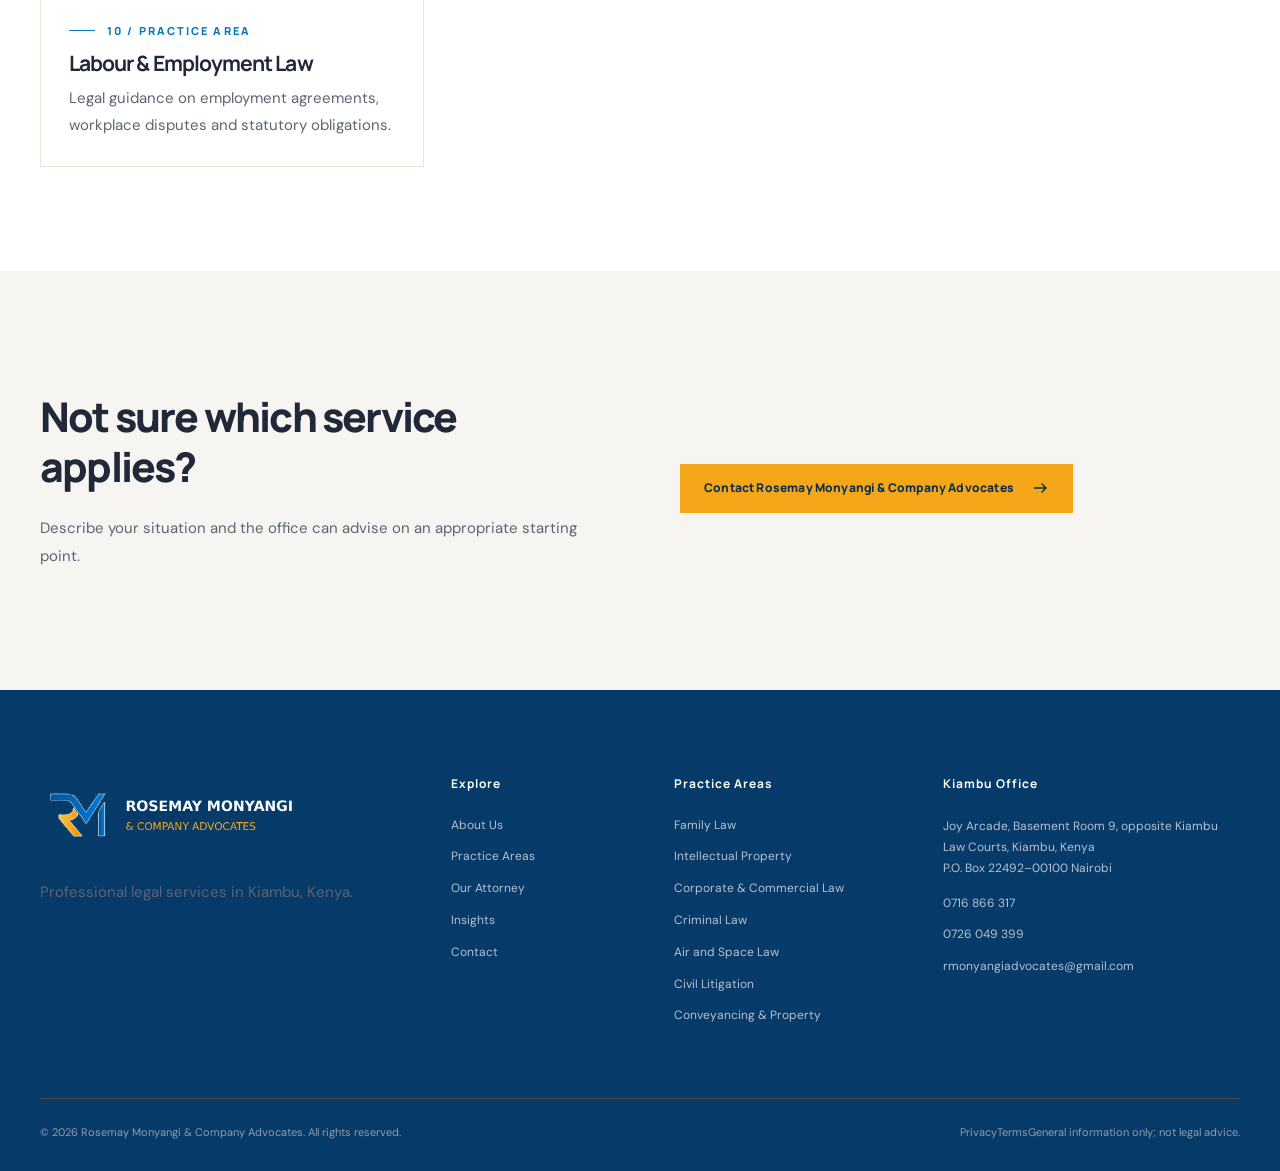
<file: practice-areas/index.html>
<!DOCTYPE html>

<html lang="en-KE"><head><meta charset="utf-8"/><meta content="width=device-width,initial-scale=1" name="viewport"/><meta content="#064776" name="theme-color"/><title>Rosemay Monyangi &amp; Company Advocates | Practice Areas</title><meta content="Rosemay Monyangi &amp; Company Advocates provides legal services in Kiambu, Kenya, including family law, corporate law, litigation, intellectual property, conveyancing and criminal law." name="description"/><meta content="noindex,follow,max-image-preview:large" name="robots"/><link href="https://rosemay-monyangi-advocates.vercel.app/practice-areas/" rel="canonical"/><meta content="Rosemay Monyangi &amp; Company Advocates | Practice Areas" property="og:title"/><meta content="Rosemay Monyangi &amp; Company Advocates provides legal services in Kiambu, Kenya, including family law, corporate law, litigation, intellectual property, conveyancing and criminal law." property="og:description"/><meta content="website" property="og:type"/><meta content="https://rosemay-monyangi-advocates.vercel.app/practice-areas/" property="og:url"/><meta content="https://rosemay-monyangi-advocates.vercel.app/assets/rosemay-social-preview.jpg" property="og:image"/><meta content="summary_large_image" name="twitter:card"/><link href="/assets/favicon.png" rel="icon" type="image/png"/><link href="https://images.pexels.com" rel="preconnect"/><link href="https://fonts.googleapis.com" rel="preconnect"/><link crossorigin="" href="https://fonts.gstatic.com" rel="preconnect"/><link href="/assets/site.css" rel="stylesheet"/><script defer="" src="/assets/site.js"></script><script type="application/ld+json">{"@context": "https://schema.org", "@type": "LegalService", "name": "Rosemay Monyangi & Company Advocates", "url": "https://rosemay-monyangi-advocates.vercel.app", "telephone": "+254716866317", "email": "rmonyangiadvocates@gmail.com", "address": {"@type": "PostalAddress", "streetAddress": "Joy Arcade, Basement Room 9, opposite Kiambu Law Courts", "addressLocality": "Kiambu", "addressCountry": "KE"}, "areaServed": "Kenya"}</script><meta content="1200" property="og:image:width"/><meta content="630" property="og:image:height"/><meta content="Rosemay Monyangi &amp; Company Advocates logo and advocate portrait" property="og:image:alt"/><meta content="https://rosemay-monyangi-advocates.vercel.app/assets/rosemay-social-preview.jpg" name="twitter:image"/><meta content="Rosemay Monyangi &amp; Company Advocates | Practice Areas" name="twitter:title"/><meta content="Rosemay Monyangi &amp; Company Advocates provides legal services in Kiambu, Kenya, including family law, corporate law, litigation, intellectual property, conveyancing and criminal law." name="twitter:description"/></head><body><a class="skip-link" href="#main">Skip to content</a>
<div class="topbar"><div class="container topbar-inner"><span class="topbar-address">Kiambu · Kenya</span><div class="topbar-links"><a href="mailto:rmonyangiadvocates@gmail.com">rmonyangiadvocates@gmail.com</a><a href="tel:+254716866317">0716 866 317</a></div></div></div>
<header class="nav-shell"><div class="container nav-inner"><a aria-label="Rosemay Monyangi &amp; Company Advocates homepage" class="brand" href="/"><img alt="Rosemay Monyangi &amp; Company Advocates logo" height="76" src="/assets/rosemay-logo-transparent.png" width="100"/></a><nav aria-label="Main navigation" class="nav-links"><a class="nav-link" href="/">Home</a><a class="nav-link" href="/about/">About Us</a><a aria-current="page" class="nav-link active" href="/practice-areas/">Practice Areas</a><a class="nav-link" href="/our-attorney/">Our Attorney</a><a class="nav-link" href="/insights/">Insights</a><a class="nav-link" href="/contact/">Contact</a></nav><a class="btn btn-gold nav-cta" href="/contact/">Request a Consultation <svg aria-hidden="true" fill="none" height="18" stroke="currentColor" stroke-width="1.8" viewbox="0 0 24 24" width="18" xmlns="http://www.w3.org/2000/svg"><path d="M4 12h16m-6-6 6 6-6 6"></path></svg></a><button aria-controls="mobile-panel" aria-expanded="false" aria-label="Open navigation" class="menu-open" data-mobile-open="" type="button">☰</button></div></header>
<div class="mobile-backdrop" id="mobile-backdrop"></div><nav aria-hidden="true" aria-label="Mobile navigation" class="mobile-panel" id="mobile-panel" inert=""><div class="mobile-head"><img alt="Rosemay Monyangi &amp; Company Advocates logo" height="76" src="/assets/rosemay-logo-transparent.png" width="100"/><button aria-label="Close navigation" data-mobile-close="" type="button">×</button></div><div class="mobile-links"><a href="/">Home</a><a href="/about/">About Us</a><a href="/practice-areas/">Practice Areas</a><a href="/our-attorney/">Our Attorney</a><a href="/insights/">Insights</a><a href="/contact/">Contact</a></div><a class="btn btn-gold mobile-cta" href="/contact/">Contact the Firm <svg aria-hidden="true" fill="none" height="18" stroke="currentColor" stroke-width="1.8" viewbox="0 0 24 24" width="18" xmlns="http://www.w3.org/2000/svg"><path d="M4 12h16m-6-6 6 6-6 6"></path></svg></a></nav>
<main id="main"><section class="page-hero" style="--page-hero-image:url('https://images.pexels.com/photos/5668473/pexels-photo-5668473.jpeg?auto=compress&cs=tinysrgb&w=1800')"><div class="container"><span class="eyebrow eyebrow-light">KIAMBU · KENYA · ADVOCATES</span><h1>Our Practice Areas</h1><p>Client-focused legal representation and advisory services in family law, civil litigation, commercial matters and conveyancing.</p></div></section><section class="section"><div class="container"><div class="section-heading centered"><span class="eyebrow">OUR PRACTICE AREAS</span><h2>Legal guidance for the matters that count.</h2><p>Explore our key areas of practice and contact the firm to discuss your circumstances.</p></div><div class="practice-overview"><article class="service-item" id="family-law"><span class="eyebrow">01 / PRACTICE AREA</span><h3>Family Law</h3><p>Advice and representation in family matters, including divorce, maintenance and related disputes.</p></article><article class="service-item" id="intellectual-property"><span class="eyebrow">02 / PRACTICE AREA</span><h3>Intellectual Property</h3><p>Guidance on protecting creative works, brands, rights and intellectual property interests.</p></article><article class="service-item" id="corporate-law"><span class="eyebrow">03 / PRACTICE AREA</span><h3>Corporate &amp; Commercial Law</h3><p>Advisory services involving business transactions, commercial arrangements and corporate legal questions.</p></article><article class="service-item" id="criminal-law"><span class="eyebrow">04 / PRACTICE AREA</span><h3>Criminal Law</h3><p>Legal advice and representation in criminal matters, according to the circumstances of each case.</p></article><article class="service-item" id="air-space-law"><span class="eyebrow">05 / PRACTICE AREA</span><h3>Air and Space Law</h3><p>Legal advisory on emerging aviation and space-related regulatory questions, subject to instruction.</p></article><article class="service-item" id="litigation"><span class="eyebrow">06 / PRACTICE AREA</span><h3>Civil Litigation</h3><p>Advice and representation for civil claims, disputes and court proceedings.</p></article><article class="service-item" id="conveyancing"><span class="eyebrow">07 / PRACTICE AREA</span><h3>Conveyancing &amp; Property</h3><p>Assistance with property transfers, land transactions and conveyancing documentation.</p></article><article class="service-item" id="consultancy"><span class="eyebrow">08 / PRACTICE AREA</span><h3>Legal Consultancy</h3><p>Legal opinions, regulatory guidance and practical advisory support.</p></article><article class="service-item" id="succession"><span class="eyebrow">09 / PRACTICE AREA</span><h3>Succession &amp; Probate</h3><p>Advice on wills, inheritance, probate and estate administration.</p></article><article class="service-item" id="employment"><span class="eyebrow">10 / PRACTICE AREA</span><h3>Labour &amp; Employment Law</h3><p>Legal guidance on employment agreements, workplace disputes and statutory obligations.</p></article></div></div></section><section class="section cream"><div class="container"><div class="two-column"><div><h2>Not sure which service applies?</h2><p>Describe your situation and the office can advise on an appropriate starting point.</p></div><div><a class="btn btn-gold" href="/contact/">Contact Rosemay Monyangi &amp; Company Advocates <svg aria-hidden="true" fill="none" height="18" stroke="currentColor" stroke-width="1.8" viewbox="0 0 24 24" width="18" xmlns="http://www.w3.org/2000/svg"><path d="M4 12h16m-6-6 6 6-6 6"></path></svg></a></div></div></div></section></main>
<footer class="site-footer"><div class="container"><div class="footer-grid"><div><a class="footer-logo" href="/"><img alt="Rosemay Monyangi &amp; Company Advocates logo" height="190" loading="lazy" src="/assets/rosemay-logo-footer.png" width="350"/></a><p>Professional legal services in Kiambu, Kenya.</p></div><div><h3>Explore</h3><div class="footer-links"><a href="/about/">About Us</a><a href="/practice-areas/">Practice Areas</a><a href="/our-attorney/">Our Attorney</a><a href="/insights/">Insights</a><a href="/contact/">Contact</a></div></div><div><h3>Practice Areas</h3><div class="footer-links"><a href="/practice-areas/#family-law">Family Law</a><a href="/practice-areas/#intellectual-property">Intellectual Property</a><a href="/practice-areas/#corporate-law">Corporate &amp; Commercial Law</a><a href="/practice-areas/#criminal-law">Criminal Law</a><a href="/practice-areas/#air-space-law">Air and Space Law</a><a href="/practice-areas/#litigation">Civil Litigation</a><a href="/practice-areas/#conveyancing">Conveyancing &amp; Property</a></div></div><div class="footer-location"><h3>Kiambu Office</h3><address>Joy Arcade, Basement Room 9, opposite Kiambu Law Courts, Kiambu, Kenya<br/>P.O. Box 22492–00100 Nairobi</address><div class="footer-links" style="margin-top:15px"><a href="tel:+254716866317">0716 866 317</a><a href="tel:+254726049399">0726 049 399</a><a href="mailto:rmonyangiadvocates@gmail.com">rmonyangiadvocates@gmail.com</a></div></div></div><div class="footer-bottom"><span>© 2026 Rosemay Monyangi &amp; Company Advocates. All rights reserved.</span><span class="footer-legal"><a href="/privacy/">Privacy</a><a href="/terms/">Terms</a><span>General information only; not legal advice.</span></span></div></div></footer>
<a aria-label="WhatsApp Rosemay Monyangi &amp; Company Advocates" class="floating-whatsapp" href="https://wa.me/254716866317?text=Hello%2C%20I%20would%20like%20to%20enquire%20about%20legal%20services." rel="noopener noreferrer" target="_blank" title="WhatsApp Rosemay Monyangi &amp; Company Advocates"><svg aria-hidden="true" viewbox="0 0 32 32" xmlns="http://www.w3.org/2000/svg"><path d="M16 .8C7.61.8.8 7.59.8 15.98c0 2.69.7 5.31 2.03 7.62L.7 31.3l7.91-2.08a15.15 15.15 0 0 0 7.37 1.88h.01c8.38 0 15.2-6.82 15.2-15.2 0-4.06-1.58-7.88-4.46-10.76A15.07 15.07 0 0 0 16 .8Zm0 27.73a12.54 12.54 0 0 1-6.39-1.75l-.46-.27-4.7 1.23 1.25-4.58-.3-.47a12.5 12.5 0 0 1-1.93-6.7C3.47 9.08 9.08 3.47 16 3.47a12.45 12.45 0 0 1 8.87 3.68 12.48 12.48 0 0 1 3.67 8.86c0 6.91-5.62 12.52-12.54 12.52Zm6.88-9.38c-.38-.19-2.23-1.1-2.58-1.23-.34-.13-.59-.19-.84.19s-.96 1.23-1.18 1.49-.44.29-.82.1a10.32 10.32 0 0 1-3.04-1.88 11.39 11.39 0 0 1-2.1-2.61c-.22-.38-.02-.58.16-.77.17-.17.38-.44.57-.66s.25-.38.38-.63.06-.47-.03-.66c-.1-.19-.85-2.04-1.16-2.8-.3-.74-.61-.64-.84-.65l-.71-.01c-.25 0-.66.1-1.01.47-.34.38-1.32 1.29-1.32 3.13s1.35 3.62 1.53 3.87a14.37 14.37 0 0 0 5.51 4.89c1.03.45 1.84.72 2.48.93 1.04.33 1.98.29 2.72.18.83-.13 2.23-.91 2.55-1.79.31-.88.31-1.64.22-1.8-.09-.16-.34-.25-.72-.44Z" fill="currentColor"></path></svg><span aria-hidden="true" class="whatsapp-tooltip">WhatsApp Us</span></a><button aria-label="Back to top" class="scroll-top" title="Back to top" type="button">↑</button></body></html>
</file>
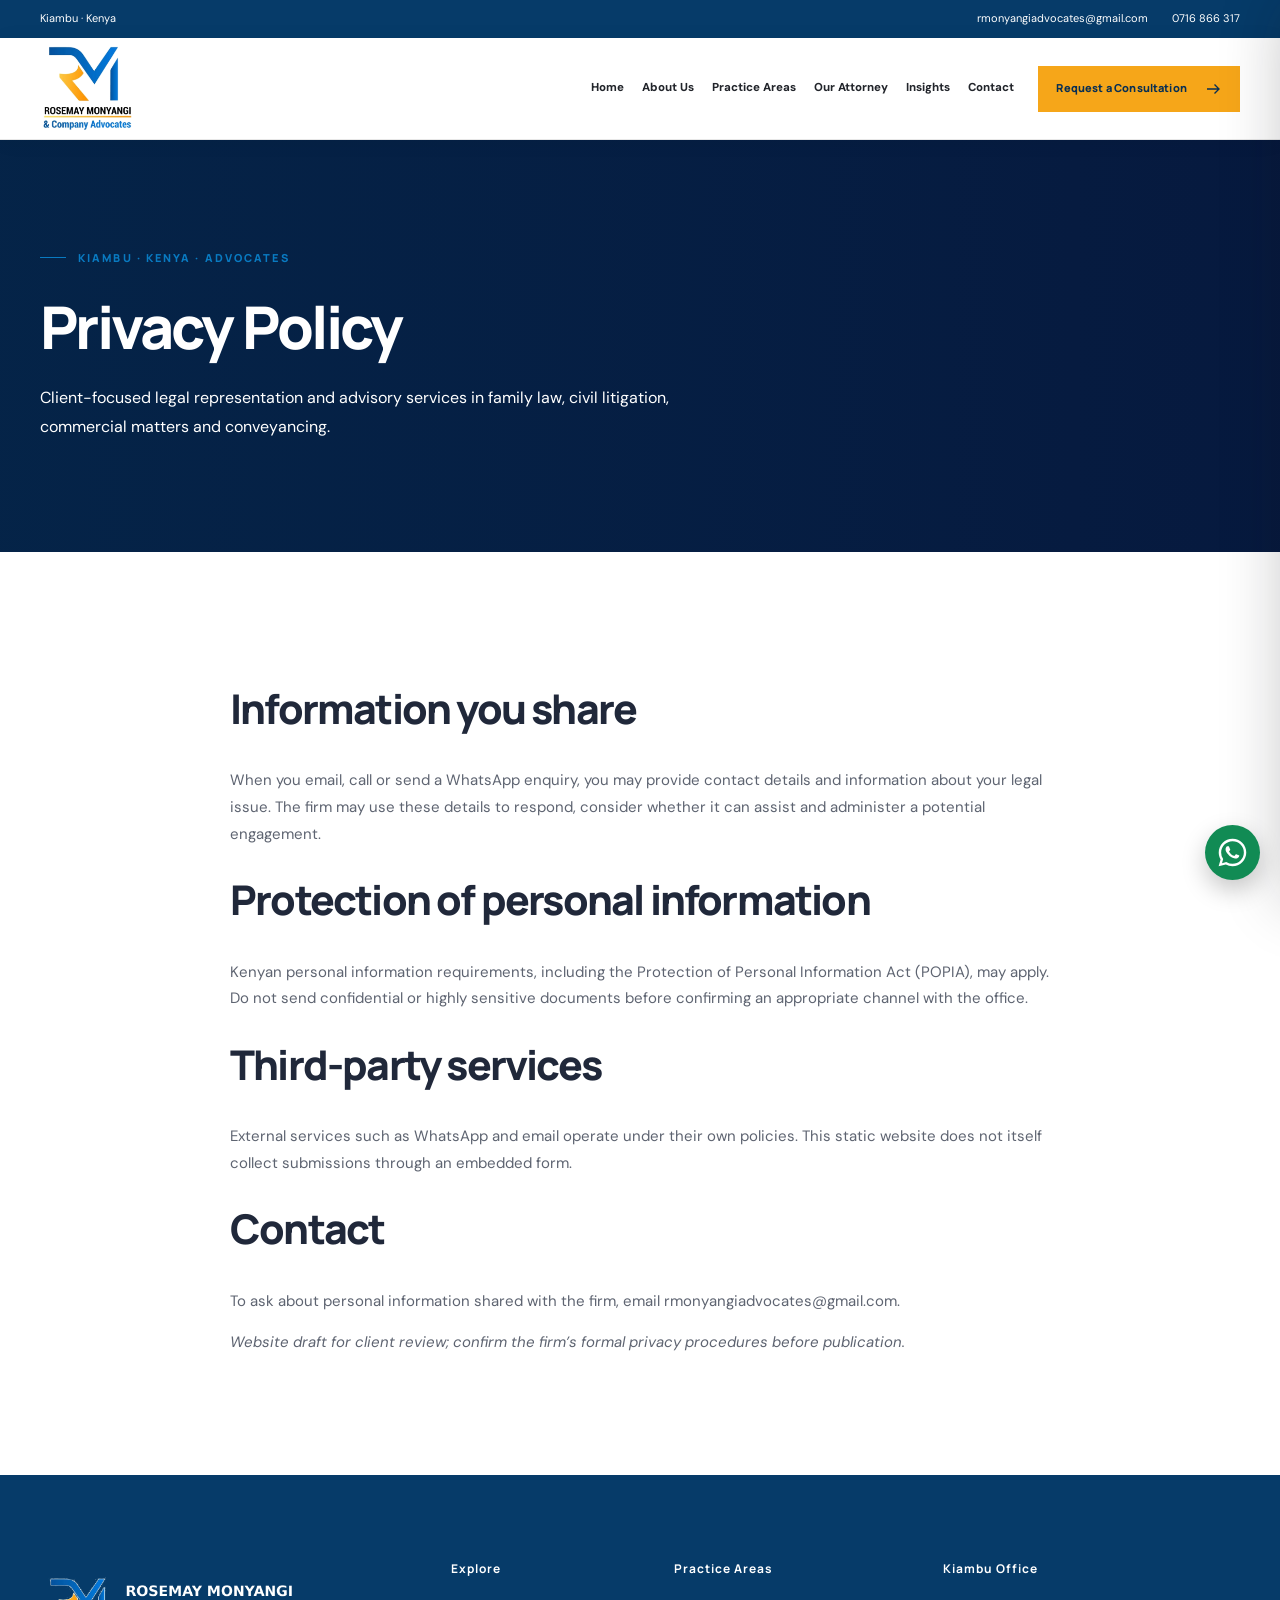
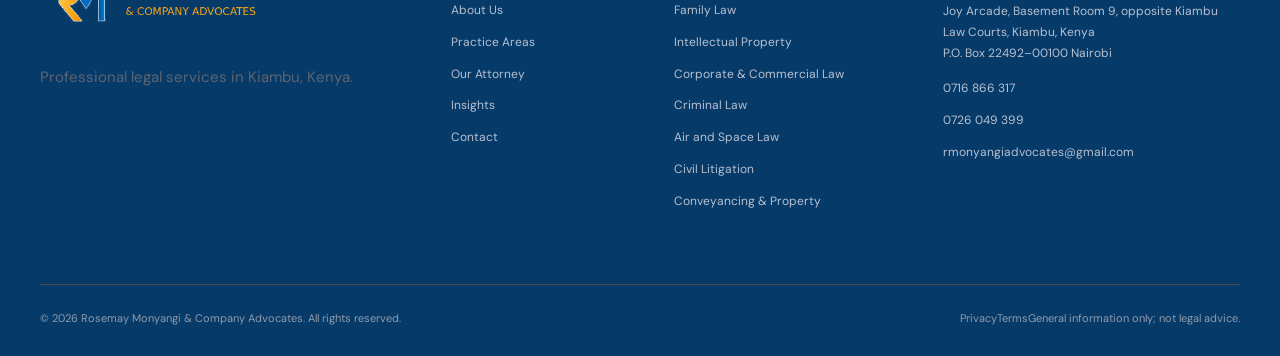
<file: privacy/index.html>
<!DOCTYPE html>

<html lang="en-KE"><head><meta charset="utf-8"/><meta content="width=device-width,initial-scale=1" name="viewport"/><meta content="#064776" name="theme-color"/><title>Rosemay Monyangi &amp; Company Advocates | Privacy Policy</title><meta content="Rosemay Monyangi &amp; Company Advocates provides legal services in Kiambu, Kenya, including family law, corporate law, litigation, intellectual property, conveyancing and criminal law." name="description"/><meta content="noindex,follow,max-image-preview:large" name="robots"/><link href="https://rosemay-monyangi-advocates.vercel.app/privacy/" rel="canonical"/><meta content="Rosemay Monyangi &amp; Company Advocates | Privacy Policy" property="og:title"/><meta content="Rosemay Monyangi &amp; Company Advocates provides legal services in Kiambu, Kenya, including family law, corporate law, litigation, intellectual property, conveyancing and criminal law." property="og:description"/><meta content="website" property="og:type"/><meta content="https://rosemay-monyangi-advocates.vercel.app/privacy/" property="og:url"/><meta content="https://rosemay-monyangi-advocates.vercel.app/assets/rosemay-social-preview.jpg" property="og:image"/><meta content="summary_large_image" name="twitter:card"/><link href="/assets/favicon.png" rel="icon" type="image/png"/><link href="https://images.pexels.com" rel="preconnect"/><link href="https://fonts.googleapis.com" rel="preconnect"/><link crossorigin="" href="https://fonts.gstatic.com" rel="preconnect"/><link href="/assets/site.css" rel="stylesheet"/><script defer="" src="/assets/site.js"></script><script type="application/ld+json">{"@context": "https://schema.org", "@type": "LegalService", "name": "Rosemay Monyangi & Company Advocates", "url": "https://rosemay-monyangi-advocates.vercel.app", "telephone": "+254716866317", "email": "rmonyangiadvocates@gmail.com", "address": {"@type": "PostalAddress", "streetAddress": "Joy Arcade, Basement Room 9, opposite Kiambu Law Courts", "addressLocality": "Kiambu", "addressCountry": "KE"}, "areaServed": "Kenya"}</script><meta content="1200" property="og:image:width"/><meta content="630" property="og:image:height"/><meta content="Rosemay Monyangi &amp; Company Advocates logo and advocate portrait" property="og:image:alt"/><meta content="https://rosemay-monyangi-advocates.vercel.app/assets/rosemay-social-preview.jpg" name="twitter:image"/><meta content="Rosemay Monyangi &amp; Company Advocates | Privacy Policy" name="twitter:title"/><meta content="Rosemay Monyangi &amp; Company Advocates provides legal services in Kiambu, Kenya, including family law, corporate law, litigation, intellectual property, conveyancing and criminal law." name="twitter:description"/></head><body><a class="skip-link" href="#main">Skip to content</a>
<div class="topbar"><div class="container topbar-inner"><span class="topbar-address">Kiambu · Kenya</span><div class="topbar-links"><a href="mailto:rmonyangiadvocates@gmail.com">rmonyangiadvocates@gmail.com</a><a href="tel:+254716866317">0716 866 317</a></div></div></div>
<header class="nav-shell"><div class="container nav-inner"><a aria-label="Rosemay Monyangi &amp; Company Advocates homepage" class="brand" href="/"><img alt="Rosemay Monyangi &amp; Company Advocates logo" height="76" src="/assets/rosemay-logo-transparent.png" width="100"/></a><nav aria-label="Main navigation" class="nav-links"><a class="nav-link" href="/">Home</a><a class="nav-link" href="/about/">About Us</a><a class="nav-link" href="/practice-areas/">Practice Areas</a><a class="nav-link" href="/our-attorney/">Our Attorney</a><a class="nav-link" href="/insights/">Insights</a><a class="nav-link" href="/contact/">Contact</a></nav><a class="btn btn-gold nav-cta" href="/contact/">Request a Consultation <svg aria-hidden="true" fill="none" height="18" stroke="currentColor" stroke-width="1.8" viewbox="0 0 24 24" width="18" xmlns="http://www.w3.org/2000/svg"><path d="M4 12h16m-6-6 6 6-6 6"></path></svg></a><button aria-controls="mobile-panel" aria-expanded="false" aria-label="Open navigation" class="menu-open" data-mobile-open="" type="button">☰</button></div></header>
<div class="mobile-backdrop" id="mobile-backdrop"></div><nav aria-hidden="true" aria-label="Mobile navigation" class="mobile-panel" id="mobile-panel" inert=""><div class="mobile-head"><img alt="Rosemay Monyangi &amp; Company Advocates logo" height="76" src="/assets/rosemay-logo-transparent.png" width="100"/><button aria-label="Close navigation" data-mobile-close="" type="button">×</button></div><div class="mobile-links"><a href="/">Home</a><a href="/about/">About Us</a><a href="/practice-areas/">Practice Areas</a><a href="/our-attorney/">Our Attorney</a><a href="/insights/">Insights</a><a href="/contact/">Contact</a></div><a class="btn btn-gold mobile-cta" href="/contact/">Contact the Firm <svg aria-hidden="true" fill="none" height="18" stroke="currentColor" stroke-width="1.8" viewbox="0 0 24 24" width="18" xmlns="http://www.w3.org/2000/svg"><path d="M4 12h16m-6-6 6 6-6 6"></path></svg></a></nav>
<main id="main"><section class="page-hero" style="--page-hero-image:url('https://images.pexels.com/photos/5668772/pexels-photo-5668772.jpeg?auto=compress&cs=tinysrgb&w=1800')"><div class="container"><span class="eyebrow eyebrow-light">KIAMBU · KENYA · ADVOCATES</span><h1>Privacy Policy</h1><p>Client-focused legal representation and advisory services in family law, civil litigation, commercial matters and conveyancing.</p></div></section><section class="section"><div class="container"><div class="legal-prose"><h2>Information you share</h2><p>When you email, call or send a WhatsApp enquiry, you may provide contact details and information about your legal issue. The firm may use these details to respond, consider whether it can assist and administer a potential engagement.</p><h2>Protection of personal information</h2><p>Kenyan personal information requirements, including the Protection of Personal Information Act (POPIA), may apply. Do not send confidential or highly sensitive documents before confirming an appropriate channel with the office.</p><h2>Third-party services</h2><p>External services such as WhatsApp and email operate under their own policies. This static website does not itself collect submissions through an embedded form.</p><h2>Contact</h2><p>To ask about personal information shared with the firm, email <a href="mailto:rmonyangiadvocates@gmail.com">rmonyangiadvocates@gmail.com</a>.</p><p><em>Website draft for client review; confirm the firm’s formal privacy procedures before publication.</em></p></div></div></section></main>
<footer class="site-footer"><div class="container"><div class="footer-grid"><div><a class="footer-logo" href="/"><img alt="Rosemay Monyangi &amp; Company Advocates logo" height="190" loading="lazy" src="/assets/rosemay-logo-footer.png" width="350"/></a><p>Professional legal services in Kiambu, Kenya.</p></div><div><h3>Explore</h3><div class="footer-links"><a href="/about/">About Us</a><a href="/practice-areas/">Practice Areas</a><a href="/our-attorney/">Our Attorney</a><a href="/insights/">Insights</a><a href="/contact/">Contact</a></div></div><div><h3>Practice Areas</h3><div class="footer-links"><a href="/practice-areas/#family-law">Family Law</a><a href="/practice-areas/#intellectual-property">Intellectual Property</a><a href="/practice-areas/#corporate-law">Corporate &amp; Commercial Law</a><a href="/practice-areas/#criminal-law">Criminal Law</a><a href="/practice-areas/#air-space-law">Air and Space Law</a><a href="/practice-areas/#litigation">Civil Litigation</a><a href="/practice-areas/#conveyancing">Conveyancing &amp; Property</a></div></div><div class="footer-location"><h3>Kiambu Office</h3><address>Joy Arcade, Basement Room 9, opposite Kiambu Law Courts, Kiambu, Kenya<br/>P.O. Box 22492–00100 Nairobi</address><div class="footer-links" style="margin-top:15px"><a href="tel:+254716866317">0716 866 317</a><a href="tel:+254726049399">0726 049 399</a><a href="mailto:rmonyangiadvocates@gmail.com">rmonyangiadvocates@gmail.com</a></div></div></div><div class="footer-bottom"><span>© 2026 Rosemay Monyangi &amp; Company Advocates. All rights reserved.</span><span class="footer-legal"><a href="/privacy/">Privacy</a><a href="/terms/">Terms</a><span>General information only; not legal advice.</span></span></div></div></footer>
<a aria-label="WhatsApp Rosemay Monyangi &amp; Company Advocates" class="floating-whatsapp" href="https://wa.me/254716866317?text=Hello%2C%20I%20would%20like%20to%20enquire%20about%20legal%20services." rel="noopener noreferrer" target="_blank" title="WhatsApp Rosemay Monyangi &amp; Company Advocates"><svg aria-hidden="true" viewbox="0 0 32 32" xmlns="http://www.w3.org/2000/svg"><path d="M16 .8C7.61.8.8 7.59.8 15.98c0 2.69.7 5.31 2.03 7.62L.7 31.3l7.91-2.08a15.15 15.15 0 0 0 7.37 1.88h.01c8.38 0 15.2-6.82 15.2-15.2 0-4.06-1.58-7.88-4.46-10.76A15.07 15.07 0 0 0 16 .8Zm0 27.73a12.54 12.54 0 0 1-6.39-1.75l-.46-.27-4.7 1.23 1.25-4.58-.3-.47a12.5 12.5 0 0 1-1.93-6.7C3.47 9.08 9.08 3.47 16 3.47a12.45 12.45 0 0 1 8.87 3.68 12.48 12.48 0 0 1 3.67 8.86c0 6.91-5.62 12.52-12.54 12.52Zm6.88-9.38c-.38-.19-2.23-1.1-2.58-1.23-.34-.13-.59-.19-.84.19s-.96 1.23-1.18 1.49-.44.29-.82.1a10.32 10.32 0 0 1-3.04-1.88 11.39 11.39 0 0 1-2.1-2.61c-.22-.38-.02-.58.16-.77.17-.17.38-.44.57-.66s.25-.38.38-.63.06-.47-.03-.66c-.1-.19-.85-2.04-1.16-2.8-.3-.74-.61-.64-.84-.65l-.71-.01c-.25 0-.66.1-1.01.47-.34.38-1.32 1.29-1.32 3.13s1.35 3.62 1.53 3.87a14.37 14.37 0 0 0 5.51 4.89c1.03.45 1.84.72 2.48.93 1.04.33 1.98.29 2.72.18.83-.13 2.23-.91 2.55-1.79.31-.88.31-1.64.22-1.8-.09-.16-.34-.25-.72-.44Z" fill="currentColor"></path></svg><span aria-hidden="true" class="whatsapp-tooltip">WhatsApp Us</span></a><button aria-label="Back to top" class="scroll-top" title="Back to top" type="button">↑</button></body></html>
</file>
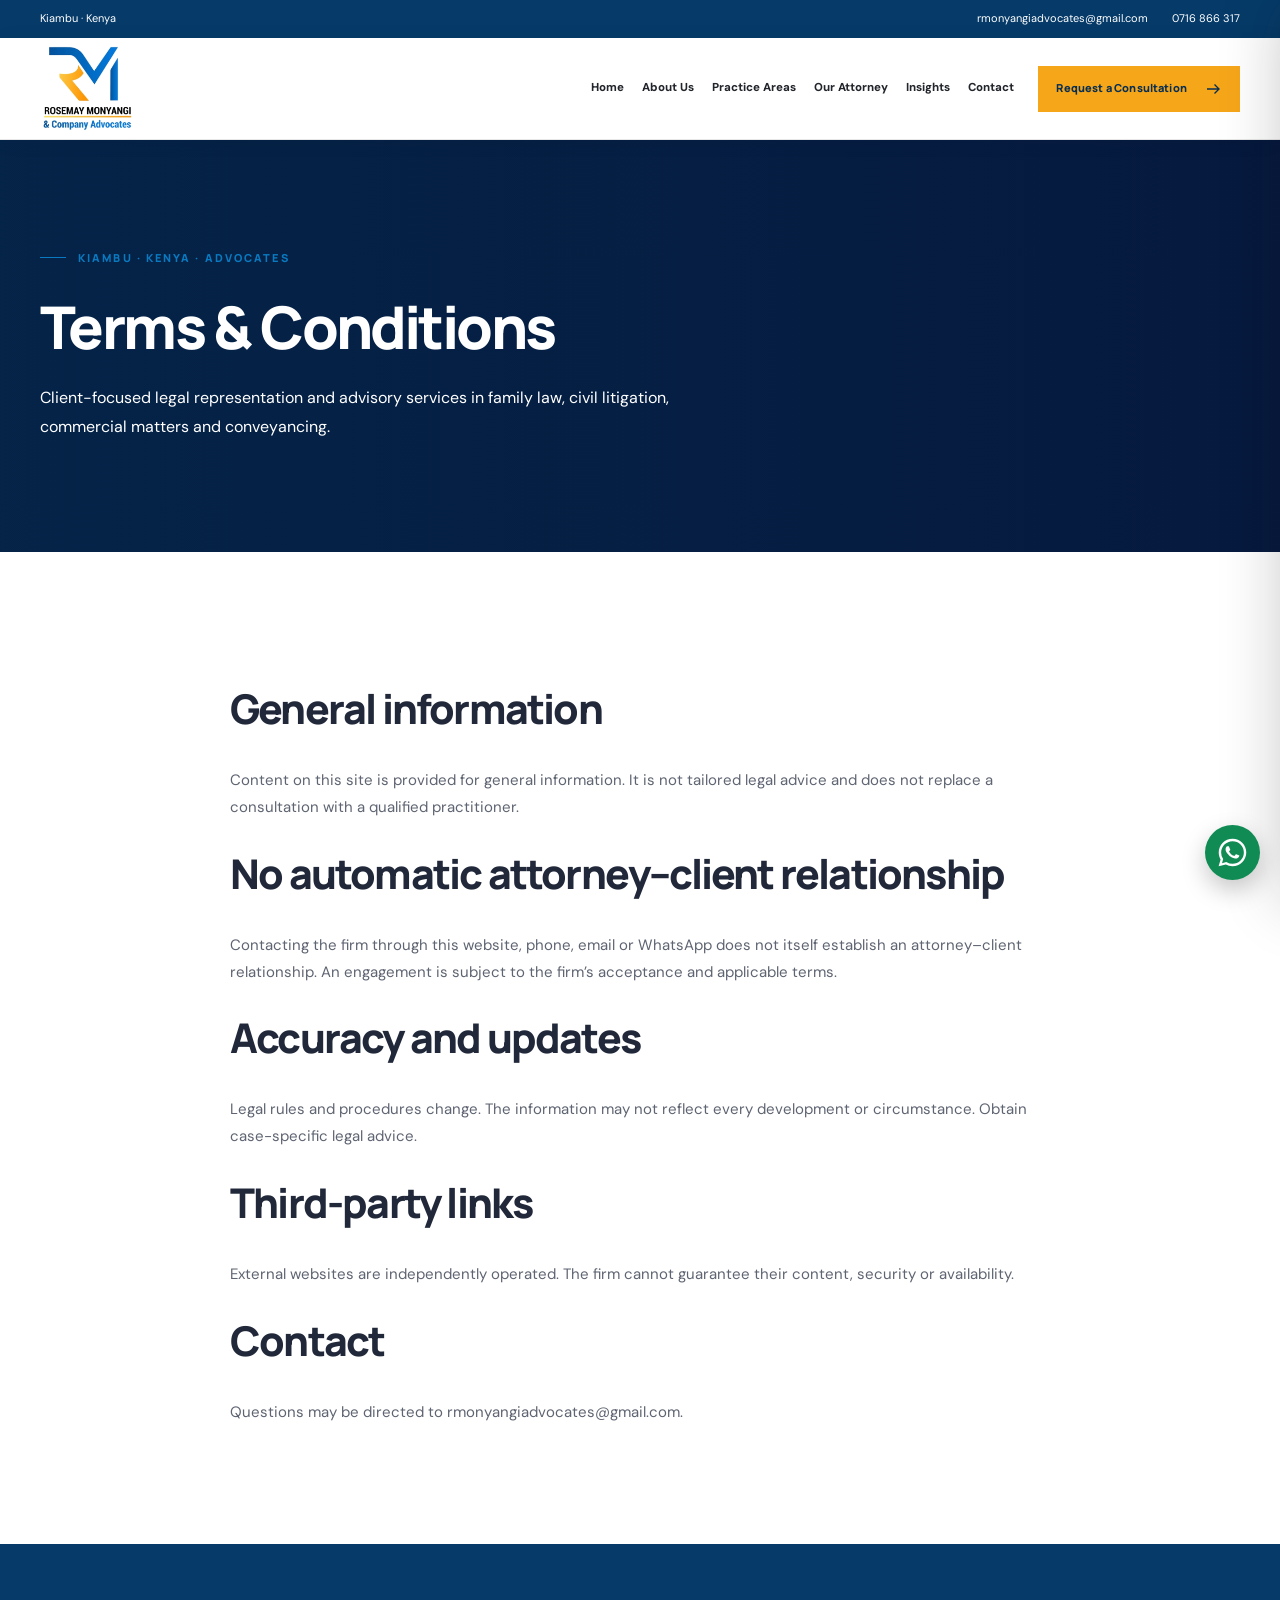
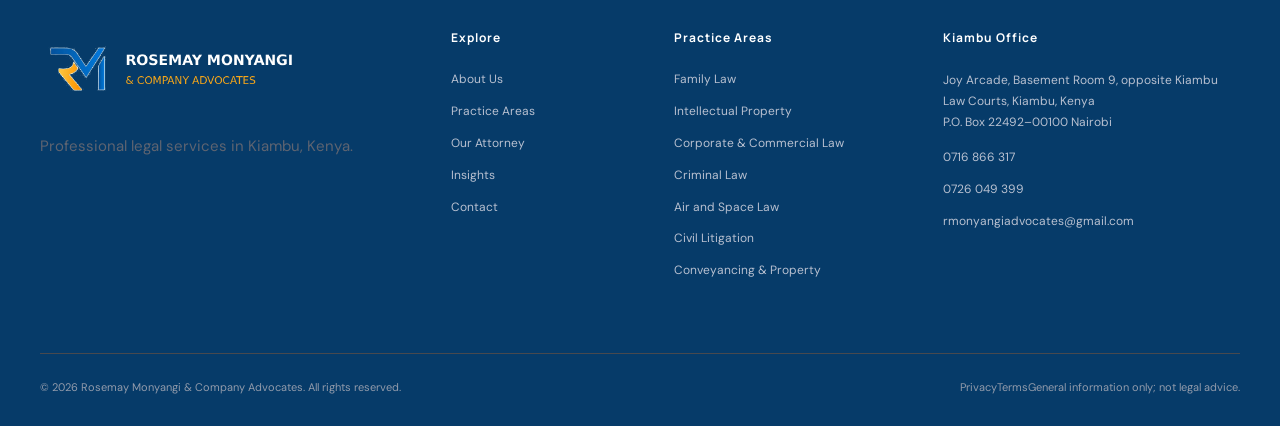
<file: terms/index.html>
<!DOCTYPE html>

<html lang="en-KE"><head><meta charset="utf-8"/><meta content="width=device-width,initial-scale=1" name="viewport"/><meta content="#064776" name="theme-color"/><title>Rosemay Monyangi &amp; Company Advocates | Terms of Use</title><meta content="Rosemay Monyangi &amp; Company Advocates provides legal services in Kiambu, Kenya, including family law, corporate law, litigation, intellectual property, conveyancing and criminal law." name="description"/><meta content="noindex,follow,max-image-preview:large" name="robots"/><link href="https://rosemay-monyangi-advocates.vercel.app/terms/" rel="canonical"/><meta content="Rosemay Monyangi &amp; Company Advocates | Terms of Use" property="og:title"/><meta content="Rosemay Monyangi &amp; Company Advocates provides legal services in Kiambu, Kenya, including family law, corporate law, litigation, intellectual property, conveyancing and criminal law." property="og:description"/><meta content="website" property="og:type"/><meta content="https://rosemay-monyangi-advocates.vercel.app/terms/" property="og:url"/><meta content="https://rosemay-monyangi-advocates.vercel.app/assets/rosemay-social-preview.jpg" property="og:image"/><meta content="summary_large_image" name="twitter:card"/><link href="/assets/favicon.png" rel="icon" type="image/png"/><link href="https://images.pexels.com" rel="preconnect"/><link href="https://fonts.googleapis.com" rel="preconnect"/><link crossorigin="" href="https://fonts.gstatic.com" rel="preconnect"/><link href="/assets/site.css" rel="stylesheet"/><script defer="" src="/assets/site.js"></script><script type="application/ld+json">{"@context": "https://schema.org", "@type": "LegalService", "name": "Rosemay Monyangi & Company Advocates", "url": "https://rosemay-monyangi-advocates.vercel.app", "telephone": "+254716866317", "email": "rmonyangiadvocates@gmail.com", "address": {"@type": "PostalAddress", "streetAddress": "Joy Arcade, Basement Room 9, opposite Kiambu Law Courts", "addressLocality": "Kiambu", "addressCountry": "KE"}, "areaServed": "Kenya"}</script><meta content="1200" property="og:image:width"/><meta content="630" property="og:image:height"/><meta content="Rosemay Monyangi &amp; Company Advocates logo and advocate portrait" property="og:image:alt"/><meta content="https://rosemay-monyangi-advocates.vercel.app/assets/rosemay-social-preview.jpg" name="twitter:image"/><meta content="Rosemay Monyangi &amp; Company Advocates | Terms of Use" name="twitter:title"/><meta content="Rosemay Monyangi &amp; Company Advocates provides legal services in Kiambu, Kenya, including family law, corporate law, litigation, intellectual property, conveyancing and criminal law." name="twitter:description"/></head><body><a class="skip-link" href="#main">Skip to content</a>
<div class="topbar"><div class="container topbar-inner"><span class="topbar-address">Kiambu · Kenya</span><div class="topbar-links"><a href="mailto:rmonyangiadvocates@gmail.com">rmonyangiadvocates@gmail.com</a><a href="tel:+254716866317">0716 866 317</a></div></div></div>
<header class="nav-shell"><div class="container nav-inner"><a aria-label="Rosemay Monyangi &amp; Company Advocates homepage" class="brand" href="/"><img alt="Rosemay Monyangi &amp; Company Advocates logo" height="76" src="/assets/rosemay-logo-transparent.png" width="100"/></a><nav aria-label="Main navigation" class="nav-links"><a class="nav-link" href="/">Home</a><a class="nav-link" href="/about/">About Us</a><a class="nav-link" href="/practice-areas/">Practice Areas</a><a class="nav-link" href="/our-attorney/">Our Attorney</a><a class="nav-link" href="/insights/">Insights</a><a class="nav-link" href="/contact/">Contact</a></nav><a class="btn btn-gold nav-cta" href="/contact/">Request a Consultation <svg aria-hidden="true" fill="none" height="18" stroke="currentColor" stroke-width="1.8" viewbox="0 0 24 24" width="18" xmlns="http://www.w3.org/2000/svg"><path d="M4 12h16m-6-6 6 6-6 6"></path></svg></a><button aria-controls="mobile-panel" aria-expanded="false" aria-label="Open navigation" class="menu-open" data-mobile-open="" type="button">☰</button></div></header>
<div class="mobile-backdrop" id="mobile-backdrop"></div><nav aria-hidden="true" aria-label="Mobile navigation" class="mobile-panel" id="mobile-panel" inert=""><div class="mobile-head"><img alt="Rosemay Monyangi &amp; Company Advocates logo" height="76" src="/assets/rosemay-logo-transparent.png" width="100"/><button aria-label="Close navigation" data-mobile-close="" type="button">×</button></div><div class="mobile-links"><a href="/">Home</a><a href="/about/">About Us</a><a href="/practice-areas/">Practice Areas</a><a href="/our-attorney/">Our Attorney</a><a href="/insights/">Insights</a><a href="/contact/">Contact</a></div><a class="btn btn-gold mobile-cta" href="/contact/">Contact the Firm <svg aria-hidden="true" fill="none" height="18" stroke="currentColor" stroke-width="1.8" viewbox="0 0 24 24" width="18" xmlns="http://www.w3.org/2000/svg"><path d="M4 12h16m-6-6 6 6-6 6"></path></svg></a></nav>
<main id="main"><section class="page-hero" style="--page-hero-image:url('https://images.pexels.com/photos/4427611/pexels-photo-4427611.jpeg?auto=compress&cs=tinysrgb&w=1800')"><div class="container"><span class="eyebrow eyebrow-light">KIAMBU · KENYA · ADVOCATES</span><h1>Terms &amp; Conditions</h1><p>Client-focused legal representation and advisory services in family law, civil litigation, commercial matters and conveyancing.</p></div></section><section class="section"><div class="container"><div class="legal-prose"><h2>General information</h2><p>Content on this site is provided for general information. It is not tailored legal advice and does not replace a consultation with a qualified practitioner.</p><h2>No automatic attorney–client relationship</h2><p>Contacting the firm through this website, phone, email or WhatsApp does not itself establish an attorney–client relationship. An engagement is subject to the firm’s acceptance and applicable terms.</p><h2>Accuracy and updates</h2><p>Legal rules and procedures change. The information may not reflect every development or circumstance. Obtain case-specific legal advice.</p><h2>Third-party links</h2><p>External websites are independently operated. The firm cannot guarantee their content, security or availability.</p><h2>Contact</h2><p>Questions may be directed to <a href="mailto:rmonyangiadvocates@gmail.com">rmonyangiadvocates@gmail.com</a>.</p></div></div></section></main>
<footer class="site-footer"><div class="container"><div class="footer-grid"><div><a class="footer-logo" href="/"><img alt="Rosemay Monyangi &amp; Company Advocates logo" height="190" loading="lazy" src="/assets/rosemay-logo-footer.png" width="350"/></a><p>Professional legal services in Kiambu, Kenya.</p></div><div><h3>Explore</h3><div class="footer-links"><a href="/about/">About Us</a><a href="/practice-areas/">Practice Areas</a><a href="/our-attorney/">Our Attorney</a><a href="/insights/">Insights</a><a href="/contact/">Contact</a></div></div><div><h3>Practice Areas</h3><div class="footer-links"><a href="/practice-areas/#family-law">Family Law</a><a href="/practice-areas/#intellectual-property">Intellectual Property</a><a href="/practice-areas/#corporate-law">Corporate &amp; Commercial Law</a><a href="/practice-areas/#criminal-law">Criminal Law</a><a href="/practice-areas/#air-space-law">Air and Space Law</a><a href="/practice-areas/#litigation">Civil Litigation</a><a href="/practice-areas/#conveyancing">Conveyancing &amp; Property</a></div></div><div class="footer-location"><h3>Kiambu Office</h3><address>Joy Arcade, Basement Room 9, opposite Kiambu Law Courts, Kiambu, Kenya<br/>P.O. Box 22492–00100 Nairobi</address><div class="footer-links" style="margin-top:15px"><a href="tel:+254716866317">0716 866 317</a><a href="tel:+254726049399">0726 049 399</a><a href="mailto:rmonyangiadvocates@gmail.com">rmonyangiadvocates@gmail.com</a></div></div></div><div class="footer-bottom"><span>© 2026 Rosemay Monyangi &amp; Company Advocates. All rights reserved.</span><span class="footer-legal"><a href="/privacy/">Privacy</a><a href="/terms/">Terms</a><span>General information only; not legal advice.</span></span></div></div></footer>
<a aria-label="WhatsApp Rosemay Monyangi &amp; Company Advocates" class="floating-whatsapp" href="https://wa.me/254716866317?text=Hello%2C%20I%20would%20like%20to%20enquire%20about%20legal%20services." rel="noopener noreferrer" target="_blank" title="WhatsApp Rosemay Monyangi &amp; Company Advocates"><svg aria-hidden="true" viewbox="0 0 32 32" xmlns="http://www.w3.org/2000/svg"><path d="M16 .8C7.61.8.8 7.59.8 15.98c0 2.69.7 5.31 2.03 7.62L.7 31.3l7.91-2.08a15.15 15.15 0 0 0 7.37 1.88h.01c8.38 0 15.2-6.82 15.2-15.2 0-4.06-1.58-7.88-4.46-10.76A15.07 15.07 0 0 0 16 .8Zm0 27.73a12.54 12.54 0 0 1-6.39-1.75l-.46-.27-4.7 1.23 1.25-4.58-.3-.47a12.5 12.5 0 0 1-1.93-6.7C3.47 9.08 9.08 3.47 16 3.47a12.45 12.45 0 0 1 8.87 3.68 12.48 12.48 0 0 1 3.67 8.86c0 6.91-5.62 12.52-12.54 12.52Zm6.88-9.38c-.38-.19-2.23-1.1-2.58-1.23-.34-.13-.59-.19-.84.19s-.96 1.23-1.18 1.49-.44.29-.82.1a10.32 10.32 0 0 1-3.04-1.88 11.39 11.39 0 0 1-2.1-2.61c-.22-.38-.02-.58.16-.77.17-.17.38-.44.57-.66s.25-.38.38-.63.06-.47-.03-.66c-.1-.19-.85-2.04-1.16-2.8-.3-.74-.61-.64-.84-.65l-.71-.01c-.25 0-.66.1-1.01.47-.34.38-1.32 1.29-1.32 3.13s1.35 3.62 1.53 3.87a14.37 14.37 0 0 0 5.51 4.89c1.03.45 1.84.72 2.48.93 1.04.33 1.98.29 2.72.18.83-.13 2.23-.91 2.55-1.79.31-.88.31-1.64.22-1.8-.09-.16-.34-.25-.72-.44Z" fill="currentColor"></path></svg><span aria-hidden="true" class="whatsapp-tooltip">WhatsApp Us</span></a><button aria-label="Back to top" class="scroll-top" title="Back to top" type="button">↑</button></body></html>
</file>
<file: assets/site.css>
@import url('https://fonts.googleapis.com/css2?family=DM+Sans:wght@400;500;600;700&family=Manrope:wght@400;500;600;700;800&display=swap');
:root{--navy:#080f35;--navy-deep:#050b26;--navy-soft:#172154;--gold:#f6a619;--gold-light:#f0dce2;--red:#f6a619;--ink:#171b21;--body:#58616d;--line:#e7e9ec;--cream:#f5f6f7;--white:#fff;--shadow:0 24px 65px rgba(10,13,18,.14)}
*,*::before,*::after{box-sizing:border-box}html{scroll-behavior:smooth;scroll-padding-top:110px}body{margin:0;background:#fff;color:var(--ink);font:400 15px/1.78 'DM Sans',Arial,sans-serif;-webkit-font-smoothing:antialiased}body.nav-open{overflow:hidden}img{max-width:100%;display:block}button,input,textarea,select{font:inherit}button{cursor:pointer}a{color:inherit;text-decoration:none}::selection{background:#e0e3e6;color:#1a1c20}:focus-visible{outline:3px solid #525862;outline-offset:4px}.container{width:min(100% - 72px,1200px);margin-inline:auto}.skip-link{position:absolute;top:-100px;left:10px;z-index:1000;color:#fff;background:var(--navy);padding:9px 17px}.skip-link:focus{top:8px}h1,h2,h3,h4,p{margin-top:0}h1,h2,h3{font-family:Manrope,Arial,sans-serif;letter-spacing:-.044em;line-height:1.2}h1{font-size:clamp(44px,5.1vw,74px);font-weight:800}h2{font-size:clamp(30px,3.2vw,48px);font-weight:800}h3{font-size:clamp(17px,1.65vw,23px)}p{color:var(--body)}.centered{text-align:center}.section{padding:104px 0}.cream{background:var(--cream)}.section-heading{margin-bottom:42px;max-width:770px}.section-heading.centered{margin-inline:auto}.section-heading h2{margin:15px 0 15px}.section-heading p{margin:0;font-size:16px;line-height:1.78}.eyebrow{display:inline-flex;align-items:center;gap:12px;color:var(--gold);font-size:11px;font-family:Manrope,Arial,sans-serif;font-weight:800;letter-spacing:2.1px;text-transform:uppercase;line-height:1.55}.eyebrow::before{content:"";width:26px;flex:0 0 26px;height:1px;background:currentColor}.eyebrow-light{color:var(--gold-light)}.accent-line{width:57px;height:3px;background:var(--gold);margin:24px 0}.btn{display:inline-flex;align-items:center;justify-content:center;gap:17px;padding:14px 23px;min-height:49px;font-size:12px;font-weight:800;letter-spacing:.015em;font-family:Manrope,Arial,sans-serif;line-height:1.3;text-align:center;border:1px solid transparent;transition:background .2s,transform .2s,border-color .2s;white-space:normal}.btn:hover{transform:translateY(-2px)}.btn svg{flex:none}.btn-gold{background:#20252c;border-color:#20252c;color:#fff}.btn-gold:hover{background:#171b20;border-color:#171b20;color:#fff}.btn-navy{color:#fff;background:var(--navy);border-color:var(--navy)}.btn-navy:hover{background:#343943}.btn-outline{border-color:#fff9;color:#fff;background:#ffffff08}.btn-outline:hover{background:#ffffff1d}.text-link{display:inline-flex;align-items:center;gap:13px;color:#22252b;font-size:12px;font-weight:800;font-family:Manrope,Arial,sans-serif;border-bottom:1px solid var(--gold);padding-bottom:6px}.text-link:hover{color:#20252c}.text-link svg{width:16px}.section-action{margin-top:38px}
/* Reference site navigation: restrained utility bar, white main navigation */
.topbar{background:#101215;color:#e0e2ea;font-size:11px}.topbar-inner{min-height:38px;display:flex;justify-content:space-between;align-items:center;gap:18px}.topbar-address,.topbar-links,.topbar-links a{display:inline-flex;align-items:center;gap:7px}.topbar svg{height:15px;width:15px;color:#c8ccd1}.topbar-links{gap:24px}.topbar-links a:hover{color:#c8ccd1}.nav-shell{position:sticky;top:0;background:#fff;z-index:80;box-shadow:0 2px 20px #181b200e}.nav-inner{min-height:101px;display:flex;align-items:center;gap:24px}.brand{display:flex;align-items:center;flex:0 0 260px;width:260px}.brand img{width:260px;height:auto;max-height:80px;object-fit:contain}.nav-links{display:flex;gap:18px;margin-left:auto;align-items:center}.nav-link{font-size:11.5px;font-weight:800;color:#22252b;white-space:nowrap;position:relative;padding:12px 0}.nav-link::after{content:"";position:absolute;bottom:6px;left:0;right:100%;height:2px;background:var(--gold);transition:right .2s}.nav-link.active::after,.nav-link:hover::after{right:0}.nav-link.active{color:#20252c}.nav-cta{padding:13px 17px;min-height:44px;white-space:nowrap;font-size:11px}.menu-open{display:none;background:transparent;border:1px solid #e3e3e3;color:var(--navy);width:44px;height:44px;align-items:center;justify-content:center;margin-left:auto}.mobile-backdrop{position:fixed;inset:0;background:#101215b3;z-index:85;visibility:hidden;opacity:0;transition:opacity .2s,visibility .2s}.mobile-backdrop.visible{opacity:1;visibility:visible}.mobile-panel{position:fixed;right:0;top:0;bottom:0;z-index:90;display:block;width:min(89vw,380px);padding:24px;background:white;overflow-y:auto;transform:translateX(105%);box-shadow:-15px 0 60px #1012153d;transition:transform .23s}.mobile-panel.open{transform:translateX(0)}.mobile-head{display:flex;align-items:center;justify-content:space-between;gap:12px;padding-bottom:25px;border-bottom:1px solid var(--line)}.mobile-head img{width:175px;height:auto}.mobile-head button{background:#eff0f2;border:0;color:var(--navy);font-size:26px;line-height:1;width:39px;height:39px}.mobile-links{display:flex;flex-direction:column;margin:14px 0 27px}.mobile-links a{padding:13px 3px;border-bottom:1px solid #efeee9;font-size:14px;font-weight:700}.mobile-cta{width:100%}
/* Full-bleed image and text overlay */
.hero{min-height:665px;background:#111318;color:#fff;position:relative;isolation:isolate;display:flex;align-items:center;overflow:hidden}.hero::before{content:"";position:absolute;z-index:-2;inset:0;background-image:linear-gradient(90deg,rgba(5,14,32,.98) 0%,rgba(6,16,36,.94) 31%,rgba(7,19,41,.79) 57%,rgba(5,14,31,.15) 100%),var(--hero-image);background-position:center;background-size:cover}.hero::after{content:"";position:absolute;z-index:-1;inset:0;background:linear-gradient(0deg,rgba(4,12,30,.39),transparent 24%)}.hero-inner{width:min(100% - 72px,1200px);padding:88px 0 119px}.hero-copy{max-width:725px}.hero h1{color:#fff;margin:24px 0 27px;line-height:1.15}.hero h1 em{color:var(--gold-light);font-style:normal}.hero-copy p{color:#d8dade;max-width:570px;font-size:16px;line-height:1.85}.hero-actions{display:flex;gap:14px;flex-wrap:wrap;margin-top:34px}.hero-bottom{position:absolute;left:0;right:0;bottom:0;color:#e8eaf0;border-top:1px solid #fff3}.hero-bottom-inner{min-height:60px;display:flex;align-items:center;justify-content:space-between;gap:20px}.hero-notes{display:flex;align-items:center;gap:28px;font-size:11px}.hero-notes span{display:flex;align-items:center;gap:9px}.hero-notes span::before{content:"";height:6px;width:6px;background:var(--gold-light);border-radius:50%}.scroll-cue{font-weight:700;letter-spacing:1.4px;font-size:10px;white-space:nowrap}
/* Reference intro portrait treatment */
.intro-grid{display:grid;grid-template-columns:minmax(0,1fr) minmax(0,1fr);gap:90px;align-items:center}.intro-picture{position:relative;min-width:0}.intro-picture>img{width:100%;height:auto;aspect-ratio:1/1;object-fit:cover;object-position:center 18%;box-shadow:var(--shadow)}.intro-picture::before{content:"";position:absolute;border-top:9px solid #e9ebed;border-left:9px solid #e9ebed;left:-25px;top:-24px;height:105px;width:105px;pointer-events:none;z-index:1}.picture-stamp{position:absolute;right:-22px;bottom:-22px;background:var(--navy);padding:23px 27px;color:white;box-shadow:var(--shadow);display:flex;flex-direction:column;line-height:1.3;min-width:164px}.picture-stamp small{font-size:10px;color:var(--gold-light);letter-spacing:2px;font-weight:700}.picture-stamp strong{font:800 30px Manrope,Arial,sans-serif;margin:5px 0}.picture-stamp span{font-size:10px;color:#e5e6e7}.intro-copy h2{margin:18px 0 0}.intro-copy h3{color:var(--navy);margin-bottom:14px}.intro-copy p{line-height:1.85;margin-bottom:16px}.intro-copy blockquote{font:600 16px/1.7 Manrope,Arial,sans-serif;border-left:3px solid var(--gold);padding:12px 0 12px 23px;margin:25px 0;color:#222832}
/* Image-led practice cards: no image stretching */
.practice-grid{display:grid;grid-template-columns:repeat(3,minmax(0,1fr));gap:23px}.practice-card{height:340px;min-width:0;overflow:hidden;position:relative;background:#23262b;display:block;color:#fff}.practice-card>img{position:absolute;inset:0;width:100%;height:100%;object-fit:cover;object-position:center;transition:transform .35s ease}.practice-card:hover>img{transform:scale(1.055)}.practice-shade{position:absolute;inset:0;background:linear-gradient(180deg,#1012150a 15%,#101215d5 70%,#101215ee 100%)}.practice-card-text{position:absolute;bottom:0;left:0;right:0;padding:27px 27px 25px}.card-number{font-size:10px;letter-spacing:2.2px;color:var(--gold-light);font-weight:700}.practice-card h3{font-size:19px;color:white;margin:9px 0 7px}.practice-card p{font-size:12px;line-height:1.5;color:#e3e8f0;max-width:285px;margin-bottom:0}.card-arrow{position:absolute;bottom:27px;right:24px}.card-arrow svg{width:19px;height:19px;color:#c8ccd1}
.purpose-grid{display:grid;grid-template-columns:1fr 1.08fr;gap:95px;align-items:start}.purpose-grid h2{margin:18px 0 23px}.purpose-grid>div>p{font-size:16px;max-width:440px}.value-grid{display:grid;grid-template-columns:1fr 1fr;gap:32px 40px}.value-grid>div{border-top:1px solid var(--line);padding-top:16px}.value-grid span,.three-values span{font-size:12px;color:var(--gold);font-weight:800;letter-spacing:2px}.value-grid h3{margin:10px 0 8px;font-size:17px}.value-grid p{font-size:13px;line-height:1.7}.two-column{display:grid;grid-template-columns:minmax(0,1fr) minmax(0,1fr);gap:80px;align-items:center}.two-column>div{min-width:0}.two-column h2{margin:17px 0 23px}.two-column p{font-size:15px;line-height:1.9}.two-column .btn{margin-top:15px}.section-navy{background:var(--navy);color:#fff}.section-navy h2{color:#fff}.section-navy p{color:#d4dce9}.decorative-photo,.picture-frame{width:100%;overflow:hidden}.decorative-photo img{width:100%;height:auto;aspect-ratio:6/4;object-fit:cover}.picture-frame img{width:100%;height:auto;aspect-ratio:1.19/1;object-fit:cover}.insight-grid{display:grid;grid-template-columns:repeat(3,minmax(0,1fr));gap:25px}.insight-card{min-width:0;border:1px solid #e7e5e0;background:white;padding:26px}.insight-image{display:block;overflow:hidden;background:#e4e4e0}.insight-image img{width:100%;height:auto;aspect-ratio:4/3;object-fit:cover;object-position:center;transition:transform .3s}.insight-image:hover img{transform:scale(1.04)}.insight-copy{padding-top:17px}.overline{font-family:Manrope,Arial,sans-serif;font-size:10px;letter-spacing:1.8px;color:#20252c;font-weight:800}.insight-copy h3{font-size:20px;margin:23px 0 12px;line-height:1.35}.insight-copy h3 a:hover{color:#171b20}.insight-copy p{font-size:13px;line-height:1.8;min-height:53px}.insight-copy .text-link{margin-top:9px}
/* Inner pages */
.page-hero{background:radial-gradient(circle at 83% 32%,#31353b 0%,transparent 42%),linear-gradient(120deg,#181b20,#222830);color:white;padding:100px 0 95px}.page-hero h1{max-width:830px;font-size:clamp(40px,4.6vw,64px);margin:25px 0 22px}.page-hero p{color:#cdd5e3;max-width:630px;font-size:16px}.three-values{display:grid;grid-template-columns:repeat(3,minmax(0,1fr));gap:24px}.three-values article{background:#fff;padding:32px;min-width:0;border:1px solid var(--line)}.three-values h3{margin:15px 0 10px}.three-values p{font-size:13px}.reverse{direction:rtl}.reverse>*{direction:ltr}.jump-chips{display:flex;gap:12px;flex-wrap:wrap;justify-content:center;margin-top:35px}.jump-chips a{border:1px solid #DED6DA;color:#242b34;font-size:12px;font-weight:700;padding:8px 13px}.jump-chips a:hover{background:var(--navy);color:white}.practice-detail{padding:85px 0;scroll-margin-top:115px}.detail-grid{display:grid;grid-template-columns:minmax(0,1fr) minmax(0,1fr);align-items:center;gap:80px}.detail-grid.reverse{direction:rtl}.detail-grid.reverse>*{direction:ltr}.detail-photo img{width:100%;height:auto;aspect-ratio:5/4;object-fit:cover;object-position:center}.detail-copy h2{margin:16px 0 15px}.detail-copy h3{font-size:18px;font-weight:700;letter-spacing:-.018em;margin-bottom:16px;color:#343b44}.detail-copy>p{line-height:1.8}.detail-topics{font-size:12px;font-weight:700;color:#3a3c40;border-left:3px solid var(--gold);padding-left:17px;margin:25px 0!important}.profile-layout{display:grid;grid-template-columns:.9fr 1.1fr;gap:88px;align-items:center}.profile-photo{position:relative}.profile-photo>img{width:100%;height:auto;aspect-ratio:1/1;object-fit:cover;box-shadow:var(--shadow)}.profile-body h2{margin:18px 0 6px}.profile-role{font-weight:800;font-size:11px;letter-spacing:1.4px;color:#20252c}.profile-body p{line-height:1.85}.team-grid{display:grid;grid-template-columns:repeat(3,minmax(0,1fr));gap:24px}.team-grid article{text-align:center;background:#fff;border:1px solid var(--line);padding:35px 22px}.initials{margin:0 auto 19px;border-radius:50%;width:79px;height:79px;background:#e4edf8;color:#20262f;display:grid;place-items:center;font:800 24px Manrope,Arial,sans-serif}.team-grid article:nth-child(2) .initials{background:#F9E5EA;color:#20252c}.team-grid article:nth-child(3) .initials{background:#f6e1e5;color:#2f3237}.team-grid h3{margin:0;font-size:18px}.team-grid span{font-size:11px;text-transform:uppercase;letter-spacing:1.4px;color:#50535a}.guide-article{padding:42px 46px;background:#fff;margin:0 auto 25px;scroll-margin-top:120px;max-width:900px}.guide-article h2{font-size:30px;margin:13px 0 24px}.guide-article p{line-height:1.9}.contact-grid{display:grid;grid-template-columns:.85fr 1.15fr;gap:75px;align-items:start}.contact-copy h2{margin:17px 0 19px}.contact-copy p{margin-bottom:30px}.contact-line{display:flex;gap:16px;border-top:1px solid var(--line);padding:18px 0;align-items:flex-start}.contact-line>svg{color:#20252c;flex:none;margin-top:5px}.contact-line>div{display:flex;flex-direction:column;gap:4px;min-width:0}.contact-line strong{font-size:12px;text-transform:uppercase;letter-spacing:.8px}.contact-line a,.contact-line span{font-size:14px;overflow-wrap:anywhere}.contact-line a:hover{color:#20252c}.contact-form-shell{background:var(--cream);border:1px solid #dfe9e5;padding:35px}.contact-form-shell h3{font-size:26px;margin-bottom:6px}.contact-form-shell>p{font-size:13px}.contact-form-shell form{margin-top:22px}.contact-form-shell label{display:flex;flex-direction:column;font-size:12px;font-weight:700;gap:6px;margin-bottom:16px}.contact-form-shell input,.contact-form-shell select,.contact-form-shell textarea{border:1px solid #dcdedb;background:white;min-width:0;width:100%;padding:12px 13px;outline:none;border-radius:0;color:var(--ink)}.contact-form-shell textarea{resize:vertical}.contact-form-shell input:focus,.contact-form-shell textarea:focus,.contact-form-shell select:focus{border-color:var(--gold);box-shadow:0 0 0 2px #20252c22}.form-grid{display:grid;grid-template-columns:repeat(2,minmax(0,1fr));gap:15px}.honeypot{position:absolute;width:1px;height:1px;overflow:hidden;opacity:0;pointer-events:none}.contact-form-shell #form-status{font-size:12px;margin-top:14px;color:#555b65}.office-grid{display:grid;grid-template-columns:repeat(2,minmax(0,1fr));gap:25px}.office-card{background:#fff;border:1px solid var(--line);padding:36px;min-width:0}.office-card h3{margin:17px 0}.office-card p{display:flex;align-items:flex-start;gap:10px;font-size:14px;min-height:75px}.office-card p svg{flex:0 0 18px;margin-top:4px}.legal-copy{max-width:850px}.legal-copy h2{margin-bottom:28px}.legal-copy h3{margin-top:30px}.legal-copy a{color:#20252c;text-decoration:underline}
/* Footer and the lone circular floating contact control */
.closing{background:#101216;color:white;padding:65px 0}.closing-inner{display:flex;gap:30px;align-items:center;justify-content:space-between}.closing h2{font-size:clamp(28px,3vw,40px);margin:15px 0 10px;color:white}.closing p{color:#ccd4e3;margin:0}.closing .btn{flex:none}.site-footer{background:#222a31;color:#d1d7e1;padding:80px 0 0}.footer-grid{display:grid;grid-template-columns:1.4fr .67fr .85fr 1.15fr;gap:50px;padding-bottom:72px}.footer-logo{max-width:300px;display:block;margin-bottom:19px;background:transparent!important;border:none!important;padding:0!important}.footer-logo img{width:100%;height:auto;object-fit:contain;background:transparent}.footer-about p{font-size:13px;color:#b5bdcc;max-width:280px}.site-footer h3{font:700 12px Manrope,Arial,sans-serif;letter-spacing:1px;color:white;margin:5px 0 24px}.footer-links{display:flex;flex-direction:column;gap:12px}.footer-links a{color:#b8c0d0;font-size:12px;line-height:1.65}.footer-links a:hover,.footer-bottom a:hover{color:var(--gold-light)}.site-footer address{font-style:normal;font-size:12px;color:#b8c0d0;line-height:1.75}.site-footer address strong{color:#fff}.footer-contact{margin-top:20px}.footer-bottom{padding:24px 0 28px;display:flex;justify-content:space-between;align-items:center;gap:20px;border-top:1px solid #ffffff27;color:#929bab;font-size:11px}.footer-bottom>div{display:flex;align-items:center;gap:17px;flex-wrap:wrap}.floating-contact{position:fixed;right:23px;bottom:23px;z-index:60;display:grid;place-items:center;background:#118b54;color:#fff;border-radius:50%;width:50px;height:50px;box-shadow:0 10px 25px #0003;transition:transform .2s}.floating-contact:hover{transform:translateY(-4px)}.floating-contact svg{width:26px;height:26px}.whatsapp-tooltip{position:absolute;right:69px;white-space:nowrap;border-radius:5px;background:#232a31;color:white;padding:8px 10px;font-size:11px;font-weight:700;opacity:0;visibility:hidden;transition:opacity .2s;pointer-events:none}.floating-contact:hover .whatsapp-tooltip,.floating-contact:focus-visible .whatsapp-tooltip{opacity:1;visibility:visible}.scroll-top{position:fixed;right:27px;bottom:84px;z-index:55;border:1px solid #ECE3E6;background:#fff;color:var(--navy);width:40px;height:40px;display:none;place-items:center;box-shadow:0 6px 25px #0002}.scroll-top.show{display:grid}
@media(max-width:1200px){.nav-inner{gap:15px}.brand,.brand img{width:220px;flex-basis:220px}.nav-links{gap:13px}.nav-cta{padding:12px}.intro-grid{gap:55px}.footer-grid{gap:29px}}
@media(max-width:1050px){.nav-links,.nav-cta{display:none}.menu-open{display:flex}.nav-inner{min-height:76px}.brand,.brand img{width:228px;flex-basis:228px}.footer-grid{grid-template-columns:1.2fr 1fr 1fr;gap:35px}.footer-grid>div:last-child{grid-column:1/-1;display:grid;grid-template-columns:1fr 1fr;gap:15px}.footer-grid>div:last-child h3{grid-column:1/-1;margin-bottom:0}.footer-contact{margin:0}.intro-grid,.two-column,.detail-grid{gap:45px}.contact-grid{gap:35px}}
@media(max-width:850px){.container{width:min(100% - 46px,1200px)}.section{padding:78px 0}.hero-inner{width:min(100% - 46px,1200px);padding:84px 0 105px}.hero{min-height:610px}.hero-bottom-inner{min-height:65px}.scroll-cue{display:none}.hero-notes{flex-wrap:wrap;gap:6px 20px}.intro-grid,.two-column,.purpose-grid,.profile-layout,.contact-grid{grid-template-columns:1fr;gap:45px}.intro-picture{max-width:510px}.intro-picture>img{max-height:540px}.purpose-grid{gap:25px}.practice-grid{grid-template-columns:repeat(2,minmax(0,1fr))}.insight-grid{grid-template-columns:repeat(2,minmax(0,1fr))}.insight-card:last-child{grid-column:1/-1;max-width:470px;margin-inline:auto}.detail-grid{grid-template-columns:1fr;gap:30px}.detail-grid.reverse{direction:ltr}.detail-photo img{max-height:420px}.profile-photo{max-width:500px}.reverse{direction:ltr}.three-values{grid-template-columns:1fr 1fr}.office-grid{grid-template-columns:1fr}.office-card p{min-height:0}.page-hero{padding:80px 0}.closing-inner{align-items:flex-start;flex-direction:column}.footer-grid{grid-template-columns:1fr 1fr}.footer-grid>div:last-child{grid-column:auto;display:block}.footer-grid>div:last-child h3{margin-bottom:20px}.footer-contact{margin-top:19px}}
@media(max-width:600px){.container{width:min(100% - 36px,1200px)}h1{font-size:clamp(38px,10vw,53px)}h2{font-size:clamp(28px,7vw,39px)}.topbar{display:none}.nav-inner{min-height:70px}.brand,.brand img{width:205px;flex-basis:205px}.hero{min-height:610px}.hero::before{background-image:linear-gradient(90deg,rgba(5,14,32,.96),rgba(6,16,36,.89) 48%,rgba(7,19,41,.58)),var(--hero-image);background-position:60% center}.hero-inner{width:min(100% - 36px,1200px);padding:66px 0 160px}.hero h1{margin:18px 0 19px}.hero-copy p{font-size:14px;line-height:1.8}.hero-actions{gap:11px}.hero-actions .btn{font-size:11px;width:100%;max-width:300px}.hero-notes{font-size:10px;gap:9px 14px}.hero-bottom-inner{min-height:87px}.intro-grid{gap:48px}.intro-picture::before{left:-12px;top:-14px;height:70px;width:70px;border-width:6px}.picture-stamp{right:0;bottom:-21px;padding:15px 20px;min-width:130px}.picture-stamp strong{font-size:25px}.section{padding:68px 0}.section-heading{margin-bottom:30px}.practice-grid,.insight-grid,.three-values,.team-grid{grid-template-columns:1fr;gap:15px}.practice-card{height:315px}.insight-card{padding:19px}.insight-card:last-child{max-width:none;grid-column:auto}.insight-image img{aspect-ratio:4/3}.insight-copy h3{font-size:19px;margin-top:16px}.insight-copy p{min-height:0}.value-grid{gap:20px}.detail-grid{gap:23px}.practice-detail{padding:65px 0}.detail-photo img{aspect-ratio:1.15/1}.page-hero{padding:70px 0}.page-hero h1{font-size:clamp(36px,9vw,52px)}.profile-photo{max-width:100%}.form-grid{grid-template-columns:1fr;gap:0}.contact-form-shell{padding:22px}.guide-article{padding:26px 22px}.guide-article h2{font-size:25px}.closing{padding:54px 0}.footer-grid{grid-template-columns:1fr 1fr;gap:30px 22px;padding-bottom:40px}.footer-about{grid-column:1/-1}.footer-grid>div:last-child{grid-column:1/-1}.footer-bottom{flex-direction:column;align-items:start}.floating-contact{width:60px;height:60px;right:15px;bottom:15px}.floating-contact svg{width:31px;height:31px}.scroll-top{right:23px;bottom:88px}.whatsapp-tooltip{display:none}}
@media(max-width:390px){.brand,.brand img{width:183px;flex-basis:183px}.container{width:min(100% - 30px,1200px)}.hero-actions .btn{max-width:none}.value-grid{grid-template-columns:1fr}.nav-inner{gap:10px}.footer-grid{grid-template-columns:1fr}.footer-about,.footer-grid>div:last-child{grid-column:auto}.practice-card{height:296px}}
@media(prefers-reduced-motion:reduce){html{scroll-behavior:auto}*,*::before,*::after{transition-duration:0s!important;animation-duration:0s!important}}

/* House template colour variables */
:root{--navy:#181b20;--navy-deep:#242a2c;--navy-soft:#3e454b;--gold:#5b6067;--gold-light:#d9dde0;--red:#4b4e55;--ink:#2d3438;--cream:#f5f8f6}
.btn-gold{background:#6c737b;border-color:#6c737b;color:#fff}.btn-gold:hover{background:#717780;border-color:#717780}
.nav-link.active,.text-link{color:#474e54}.nav-link::after,.accent-line,.hero-notes span::before{background:#a9aeb4}
.hero em{color:#e9ebee}.eyebrow{color:#5b6067}.eyebrow-light{color:#e0e4e8}
.intro-picture::before{border-color:#c9dcd5}.picture-stamp{background:#282f33}
.nav-shell{border-bottom:1px solid #d8e5dd}.site-footer{background:#20292e}.footer-bottom{border-color:#51575d}
.footer-logo img{max-height:130px;object-fit:contain;object-position:left}
.floating-whatsapp{position:fixed;right:23px;bottom:23px;z-index:60;width:50px;height:50px;background:#118b54;border-radius:50%;display:grid;place-items:center;box-shadow:0 10px 25px rgba(0,0,0,.20);transition:transform .2s ease;color:#fff}
.floating-whatsapp:hover{transform:translateY(-4px)}.floating-whatsapp svg{width:26px;height:26px;color:#fff}
.floating-whatsapp .whatsapp-tooltip{right:74px;white-space:nowrap}
@media(max-width:600px){.floating-whatsapp{width:60px;height:60px;right:15px;bottom:15px}.floating-whatsapp svg{width:33px;height:33px}.scroll-top{bottom:90px}}
/* Keep images proportional: never distort the portraits or photographic cards */
.intro-picture>img,.profile-photo>img,.detail-photo img,.insight-image img,.decorative-photo img,.picture-frame img{width:100%;height:auto;object-fit:cover}
.practice-card>img{width:100%;height:100%;object-fit:cover}
.brand{flex-basis:285px;width:285px}.brand img{max-width:285px;width:100%;max-height:78px;object-fit:contain;object-position:left}
.mobile-head img{width:235px;max-height:90px;object-fit:contain}
@media(max-width:1180px){.brand{flex-basis:235px;width:235px}.brand img{max-width:235px}}
@media(max-width:950px){.brand{flex-basis:260px;width:260px}.brand img{max-width:260px}}
@media(max-width:420px){.brand{flex-basis:210px;width:210px}.brand img{max-width:210px}.hero-notes span:nth-child(n+2){display:none}}
@media(prefers-reduced-motion:reduce){.floating-whatsapp{transition:none}}

/* Layout-specific components and phone/tablet safeguards */
.values-grid{display:grid;grid-template-columns:repeat(2,minmax(0,1fr));gap:24px}
.values-grid>div{border-top:1px solid #d7e5df;padding:25px 0 5px;min-width:0}
.values-grid strong{display:block;font:800 13px Manrope,Arial,sans-serif;color:#b8bcc0;margin-bottom:9px}
.values-grid h3{font-size:19px;margin:0 0 10px}.values-grid p{font-size:14px}
.service-pills{display:grid;grid-template-columns:repeat(2,minmax(0,1fr));gap:14px}
.service-pills a{display:flex;align-items:center;justify-content:space-between;gap:14px;border:1px solid #d5e7df;background:#fff;padding:19px 22px;font-size:14px;font-weight:700;color:#2c3036;transition:border-color .2s}
.service-pills a:hover{border-color:#5b6067}.service-pills svg{flex-shrink:0;color:#5b6067}
.contact-layout{display:grid;grid-template-columns:minmax(0,1fr) minmax(0,1fr);gap:74px;align-items:start}
.contact-copy h2{margin:16px 0 18px}.contact-copy>p{max-width:495px}
.contact-details{display:grid;gap:19px;margin:32px 0}.contact-details>div{border-bottom:1px solid #e1e8e4;padding-bottom:17px;display:grid;gap:6px}
.contact-details strong{display:block;color:#2c3036;font-size:12px;letter-spacing:.4px}
.contact-details a{font-size:17px;font-weight:700;color:#5b6067;overflow-wrap:anywhere}
.contact-details span{color:#5c6473;overflow-wrap:anywhere}
.form-note{font-size:12px;margin-top:14px}
@media(max-width:950px){.contact-layout{grid-template-columns:1fr;gap:45px}}
@media(max-width:760px){.values-grid,.service-pills{grid-template-columns:1fr}.contact-form-shell{padding:25px 20px}}
@media(max-width:600px){.contact-copy h2{font-size:clamp(27px,8vw,40px)}.values-grid{gap:12px}.service-pills a{font-size:13px;padding:16px}.contact-details a{font-size:16px}}

/* Uploaded clearer portraits (2026-10-12). Use natural aspect-ratio scaling and crop, never distort. */
.intro-picture>img{object-fit:cover;object-position:center 24%;}
.profile-photo>img{object-fit:cover;object-position:center 39%;}

/* House-template visual refinements */
.topbar{background:#111318}.topbar svg{color:#c5c9cd}
.btn-gold{background:#16191e;border-color:#16191e;color:#fff}.btn-gold:hover{background:#3b424b;border-color:#3b424b}
.hero .btn-gold{background:#f4f5f6;color:#111317;border-color:#f4f5f6}.hero .btn-gold:hover{background:#d7dbdf;border-color:#d7dbdf}
.hero::before{background-image:linear-gradient(90deg,rgba(9,11,15,.97) 0%,rgba(9,11,15,.93) 32%,rgba(9,11,15,.67) 58%,rgba(9,11,15,.14) 100%),var(--hero-image)}
.nav-shell{box-shadow:0 2px 20px rgba(20,20,20,.05)}
.brand{flex-basis:222px;width:222px}.brand img{width:222px;max-height:85px}
.footer-logo img{max-width:250px;width:100%;height:auto;object-fit:contain}
.intro-picture>img,.decorative-photo img,.detail-photo img,.insight-image img,.profile-photo img{display:block;max-width:100%;width:100%;height:100%;object-fit:cover;object-position:center;}
.intro-picture>img{aspect-ratio:1/1;object-position:center 17%}
.detail-photo,.decorative-photo,.profile-photo{overflow:hidden}
.detail-photo img{aspect-ratio:1 / .9}
.profile-photo img{object-position:center top;}
.insight-image img{aspect-ratio:1.36/1;object-fit:cover}
.picture-stamp{background:#191c20}.picture-stamp small{color:#e1e3e7}
.eyebrow-light,.hero h1 em{color:#e7e9ec}
.practice-card{background:#171b20}
.floating-whatsapp{background:#118b54 !important;border:0 !important;box-shadow:0 10px 25px rgba(0,0,0,.17) !important}
.floating-whatsapp svg{fill:#fff !important;color:#fff !important}
.contact-details a{overflow-wrap:anywhere}
@media(max-width:950px){.brand,.brand img{max-width:200px;width:200px;flex-basis:auto}}
@media(max-width:600px){.hero::before{background-image:linear-gradient(90deg,rgba(9,11,15,.88),rgba(9,11,15,.72)),var(--hero-image);background-position:center}.brand,.brand img{max-width:160px;width:160px}.intro-picture>img{aspect-ratio:4 / 4.3}}

/* House-template monochrome defaults. */
:root{--navy:#18191c;--navy-deep:#101113;--navy-soft:#41444b;--gold:#35373d;--gold-light:#e3e4e7;--red:#37393d;--ink:#16181c;--body:#555d65;--line:#e2e3e6;--cream:#f5f5f5;--white:#fff;--shadow:0 24px 65px rgba(5,8,12,.13)}
body{color:var(--ink)}.topbar{background:#111316;color:#e8e9eb}.topbar svg{color:#f6f6f6}.nav-shell{background:#fff;border-bottom:1px solid #e7e7e7}
.nav-link.active,.text-link,.eyebrow,.card-number{color:#383d45}.nav-link:after,.accent-line,.hero-notes span:before{background:#858a91}
.btn-gold{background:#202227;border-color:#202227;color:#fff}.btn-gold:hover{background:#454a50;border-color:#454a50;color:#fff}
.btn-navy{background:#24262b;border-color:#24262b;color:#fff}.btn-navy:hover{background:#424750;border-color:#424750}
.hero{background:#15171a}.hero:before,.hero::before{background-image:linear-gradient(90deg,rgba(8,11,15,.97) 0%,rgba(10,13,17,.90) 35%,rgba(12,14,16,.71) 58%,rgba(15,15,15,.18) 100%),var(--hero-image);background-size:cover;background-position:center}
.hero h1 em,.hero .eyebrow-light,.eyebrow-light{color:#e4e6e7}
.hero .btn-gold{background:#f2f2f2;border-color:#f2f2f2;color:#18191c}.hero .btn-gold:hover{background:#d8d8d8;color:#151515}
.page-hero{background:radial-gradient(circle at 78% 20%,#484d52 0%,transparent 42%),linear-gradient(120deg,#121316,#292e34)}
.page-hero p{color:#dcdfe2}.site-footer{background:#17191e;color:#d9dde2}.footer-bottom{border-color:#48494e}.closing{background:#212429}
.intro-picture:before{border-color:#dfe0e0}.picture-stamp{background:#25272b}.picture-stamp small{color:#e8e8e8}
.floating-whatsapp{position:fixed!important;background:#118b54!important;color:white!important;border-radius:50%!important;display:grid!important;place-items:center!important;width:55px!important;height:55px!important;right:20px!important;bottom:20px!important;z-index:101!important;box-shadow:0 10px 24px rgba(0,0,0,.22)!important}
.floating-whatsapp svg{width:29px!important;height:29px!important;color:white!important;fill:white!important}.whatsapp-tooltip{right:72px}
.brand{flex:0 0 260px;width:260px;max-width:260px}.brand img{height:auto;width:100%;max-height:80px;object-fit:contain;object-position:left center}.mobile-head img{width:235px;max-height:85px;object-fit:contain}
.footer-logo img{width:305px;max-width:100%;height:auto;object-fit:contain;object-position:left center}
.intro-picture>img{display:block;width:100%;height:auto;aspect-ratio:4/4.3;object-fit:cover;object-position:center 12%}
.profile-photo img{width:100%;height:auto;aspect-ratio:4/5.2;object-fit:cover;object-position:center top}
.insight-image{display:block;aspect-ratio:1.48/1;overflow:hidden}.insight-image img{width:100%!important;height:100%!important;object-fit:cover!important}
.detail-photo{overflow:hidden;min-height:320px}.detail-photo img{display:block;width:100%;height:100%;object-fit:cover}
.decorative-photo{overflow:hidden}.decorative-photo img{display:block;width:100%;height:100%;object-fit:cover}
.practice-card>img{width:100%;height:100%;object-fit:cover}.contact-details a,.footer-grid a{overflow-wrap:anywhere}
.map-frame{border:1px solid #ddd;overflow:hidden;box-shadow:0 16px 42px #0b0b0b16}.map-frame iframe{border:0;width:100%;height:420px;display:block}
.office-panel{background:#fff;border:1px solid #ddd;padding:25px;margin-top:22px}
@media(max-width:1100px){.brand{flex:0 0 222px;width:222px}.brand img{max-width:222px}}
@media(max-width:600px){.brand{flex:0 0 186px;width:186px}.brand img{max-width:186px}.hero:before,.hero::before{background-image:linear-gradient(90deg,rgba(8,11,15,.93),rgba(9,11,13,.68)),var(--hero-image);background-position:60% center}.intro-picture>img{aspect-ratio:4/4.6}.map-frame iframe{height:320px}.floating-whatsapp{right:15px!important;bottom:15px!important;width:60px!important;height:60px!important}}
@media(max-width:380px){.brand{flex:0 0 165px;width:165px}.brand img{max-width:165px}}

/* Louis Nel Attorneys — faithful house UI, logo-derived palette */
:root{--navy:#222b3c;--navy-deep:#141e31;--navy-soft:#374259;--gold:#ac9947;--gold-light:#dfce91;--red:#ad994d;--ink:#20283a;--body:#5e6471;--cream:#f6f5f1;--line:#e5e3d9}
.topbar{background:#172034;color:#fff}.topbar svg{color:#d8c17a}
.btn-gold{background:#ab974b;border-color:#ab974b;color:#10192b}.btn-gold:hover{background:#75122c;border-color:#75122c;color:#10192b}
.hero .btn-gold{background:#f6a619;color:#172034;border-color:#f6a619}.nav-link::after,.accent-line,.hero-notes span::before{background:#f6a619}
.nav-link.active,.text-link{color:#263750}.eyebrow{color:#f6a619}.eyebrow-light{color:#f0dce2}
.hero::before{background-image:linear-gradient(90deg,rgba(10,18,32,.96) 0%,rgba(12,24,41,.89) 35%,rgba(12,25,42,.60) 62%,rgba(11,22,38,.12) 100%),var(--hero-image)}
.intro-picture::before{border-color:#ead9df}.picture-stamp{background:#1e2b43}.footer-logo img{width:min(220px,100%);height:auto;max-height:220px;object-fit:contain;object-position:left}
.brand{flex-basis:115px;width:115px}.brand img{width:100%;max-height:87px;object-fit:contain;object-position:left}.mobile-head img{width:100px;max-height:105px}
.intro-picture>img{object-fit:cover;object-position:center;aspect-ratio:1/1}
.profile-photo{background:transparent!important;box-shadow:none!important}.profile-photo img{width:100%;height:auto;aspect-ratio:0.74/1;object-fit:cover;object-position:center top;background:transparent!important}
@media(max-width:1180px){.brand{flex-basis:102px;width:102px}.brand img{max-width:102px}}
@media(max-width:950px){.brand{flex-basis:104px;width:104px}.brand img{max-width:104px}}
@media(max-width:420px){.brand{flex-basis:98px;width:98px}.brand img{max-width:98px}.hero-notes span:nth-child(n+2){display:none}}

/* NI Netshiavha brand overrides */
.topbar,.site-footer{background:#080f35!important}.btn-gold{background:#f6a619!important;border-color:#f6a619!important;color:#fff!important}.btn-gold:hover{background:#75122c!important}.section-navy{background:#080f35!important}.hero::before{background:linear-gradient(90deg,rgba(3,9,32,.92),rgba(3,9,32,.60) 58%,rgba(3,9,32,.20))!important}.brand img{object-fit:contain;width:100px;height:76px}.footer-logo img{height:130px;max-width:190px;object-fit:contain}.attorney-img{width:100%;height:100%;object-fit:cover}.practice-overview{display:grid;grid-template-columns:repeat(3,1fr);gap:24px}.service-item{border:1px solid #e8e4d8;padding:28px;background:#fff}.service-item h3{margin:10px 0}.service-item p{margin:0}.legal-prose{max-width:820px;margin:auto}.legal-prose h2{margin-top:28px}.photo-frame img{width:100%;height:auto;object-fit:cover}.intro-picture>img{max-height:650px;object-fit:cover}.page-hero{background:#080f35!important}@media(max-width:900px){.practice-overview{grid-template-columns:repeat(2,1fr)}}@media(max-width:620px){.practice-overview{grid-template-columns:1fr}.brand img{width:75px;height:60px}}

/* V2 FIX: photographic, non-repeating full-bleed hero images on EVERY page.
   The prior final brand override replaced the hero photograph with a flat gradient. */
.hero::before {background-image:linear-gradient(90deg,rgba(3,9,32,.92) 0%,rgba(3,9,32,.86) 32%,rgba(3,9,32,.62) 58%,rgba(3,9,32,.24) 100%),var(--hero-image)!important;background-color:#080f35!important;background-position:center!important;background-size:cover!important;}
.page-hero{position:relative;isolation:isolate;background-color:#080f35!important;background-image:linear-gradient(90deg,rgba(3,9,32,.93),rgba(3,9,32,.76) 47%,rgba(3,9,32,.38)),var(--page-hero-image)!important;background-position:center!important;background-size:cover!important;background-repeat:no-repeat!important;}
.page-hero .container{position:relative;z-index:1;}
.page-hero p,.page-hero h1,.page-hero .eyebrow{color:#fff;}
@media(max-width:600px){.hero::before{background-image:linear-gradient(90deg,rgba(3,9,32,.93),rgba(3,9,32,.75)),var(--hero-image)!important;background-position:65% center!important}.page-hero{background-image:linear-gradient(90deg,rgba(3,9,32,.90),rgba(3,9,32,.68)),var(--page-hero-image)!important;background-position:center!important}}

/* P Nyembe branding and full-bleed photographic hero guarantees */
.hero{background-image:linear-gradient(90deg,rgba(3,12,30,.87),rgba(4,16,33,.48)),var(--hero-image)!important;background-size:cover!important;background-position:center!important}.hero::before{background:linear-gradient(90deg,rgba(3,11,28,.55),rgba(3,11,28,.10))!important}.page-hero{background-image:linear-gradient(90deg,rgba(3,12,30,.89),rgba(3,12,30,.54)),var(--page-hero-image)!important;background-position:center!important;background-size:cover!important}.site-footer,.topbar{background:#061830!important}.footer-logo img{height:auto!important;width:min(290px,100%)!important;max-width:100%!important;object-fit:contain}.brand img{height:auto!important;max-width:140px;width:125px}.nav-shell{background:#fff}.intro-picture img{object-fit:cover}

/* Wakili wa Tech portrait safeguard: never crop an attorney's head or face.
   Keep the supplied photograph's intrinsic aspect ratio on every viewport. */
.intro-picture > img,
.profile-photo > img {
  display: block;
  width: 100%;
  height: auto !important;
  max-height: none !important;
  aspect-ratio: auto !important;
  object-fit: contain !important;
  object-position: center top !important;
}

/* ROSEMAY MONYANGI — BRAND PALETTE AND PORTRAIT SETTINGS */
:root{--navy:#07518c!important;--gold:#f6a619!important;--accent:#0783cd!important;--dark:#063b69!important}
.topbar,.site-footer{background:#063b69!important}
.hero{background-image:linear-gradient(90deg,rgba(4,39,75,.91),rgba(4,39,75,.40)),var(--hero-image)!important;background-size:cover!important;background-position:center!important}
.page-hero{background-image:linear-gradient(90deg,rgba(4,39,75,.86),rgba(4,39,75,.43)),var(--page-hero-image)!important;background-size:cover!important;background-position:center!important}
.intro-picture img,.attorney-photo img,.attorney-portrait img,.profile-image img,main img[src*="rosemay-portrait-"]{width:100%!important;height:auto!important;max-height:none!important;aspect-ratio:auto!important;object-fit:contain!important;object-position:top center!important}
.brand img{width:170px!important;max-width:170px!important;height:auto!important;object-fit:contain!important}.footer-logo img{width:min(350px,100%)!important;height:auto!important;object-fit:contain!important}.btn-gold{background:#f6a619!important;color:#082f53!important;border-color:#f6a619!important}
.eyebrow,.accent-line,.value-grid span,.section-heading .eyebrow{color:#097ac1!important}.site-footer h3{color:#fff!important}
</file>
